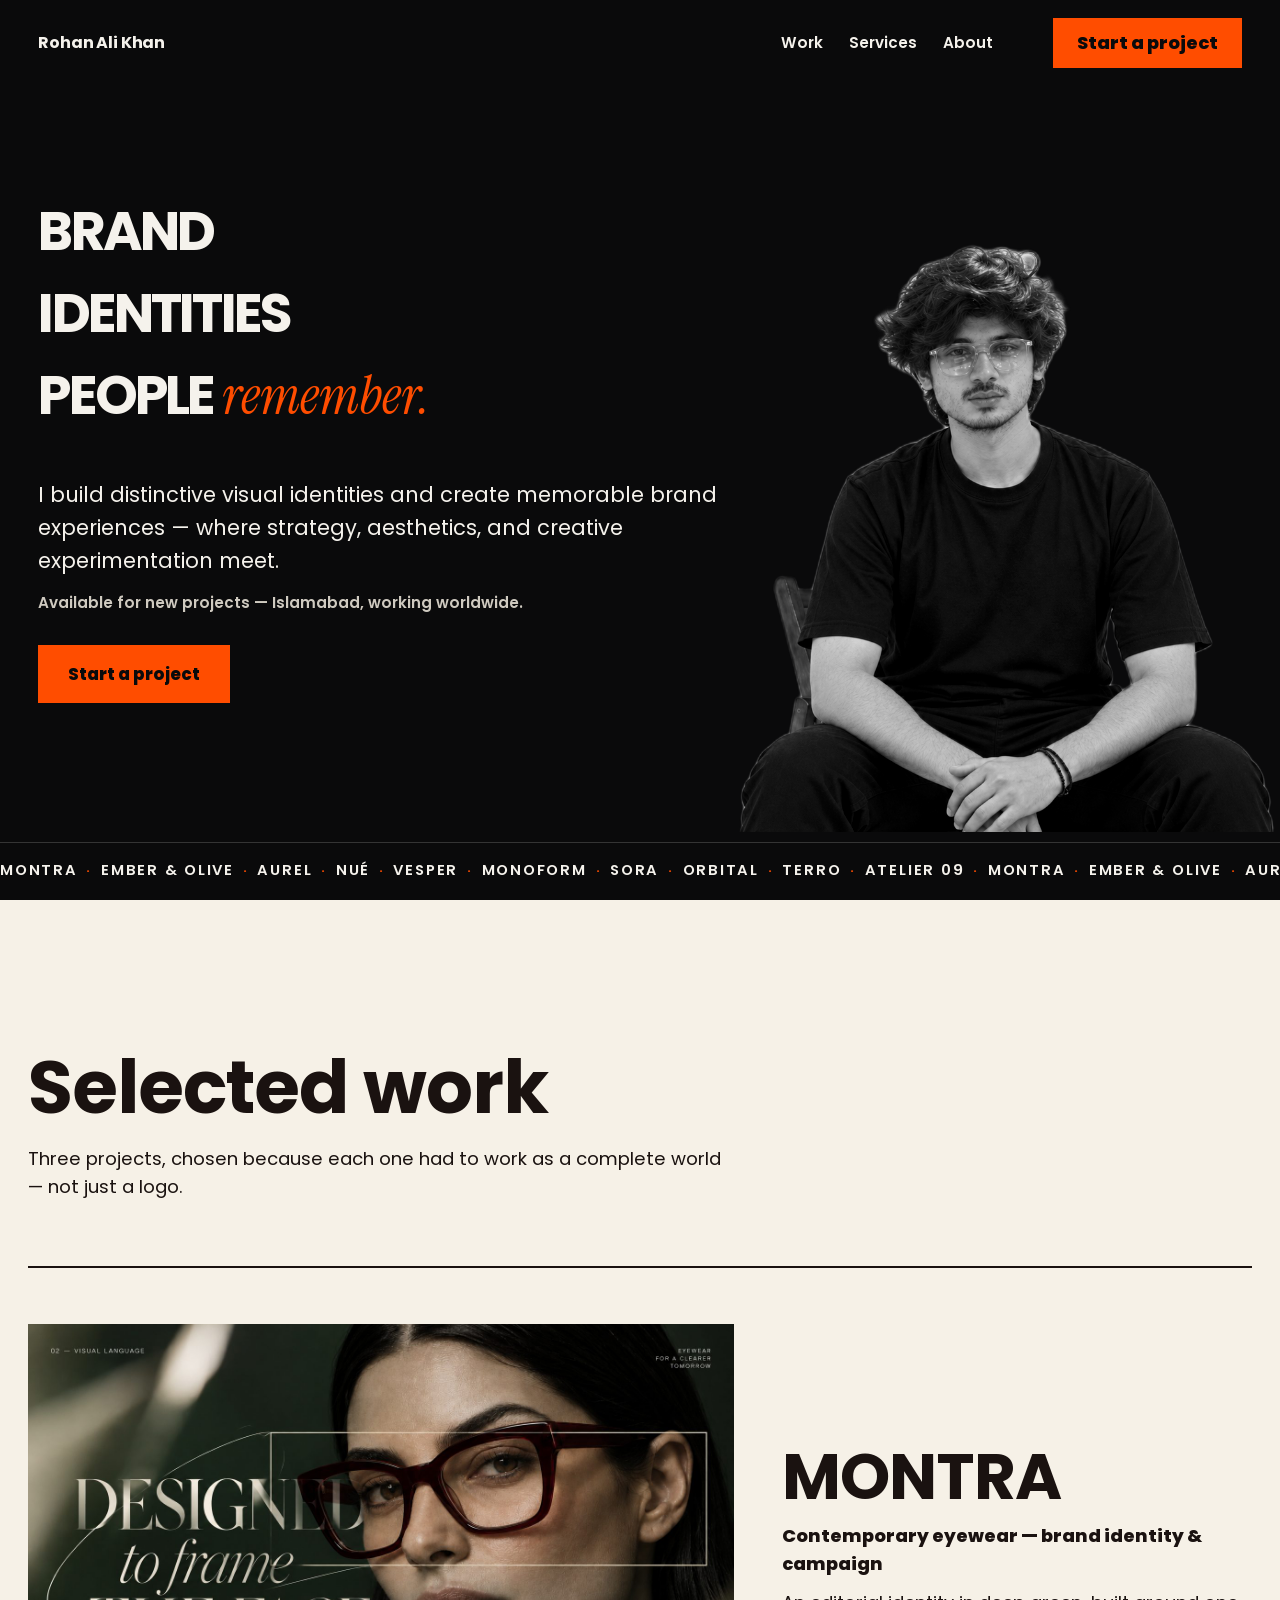
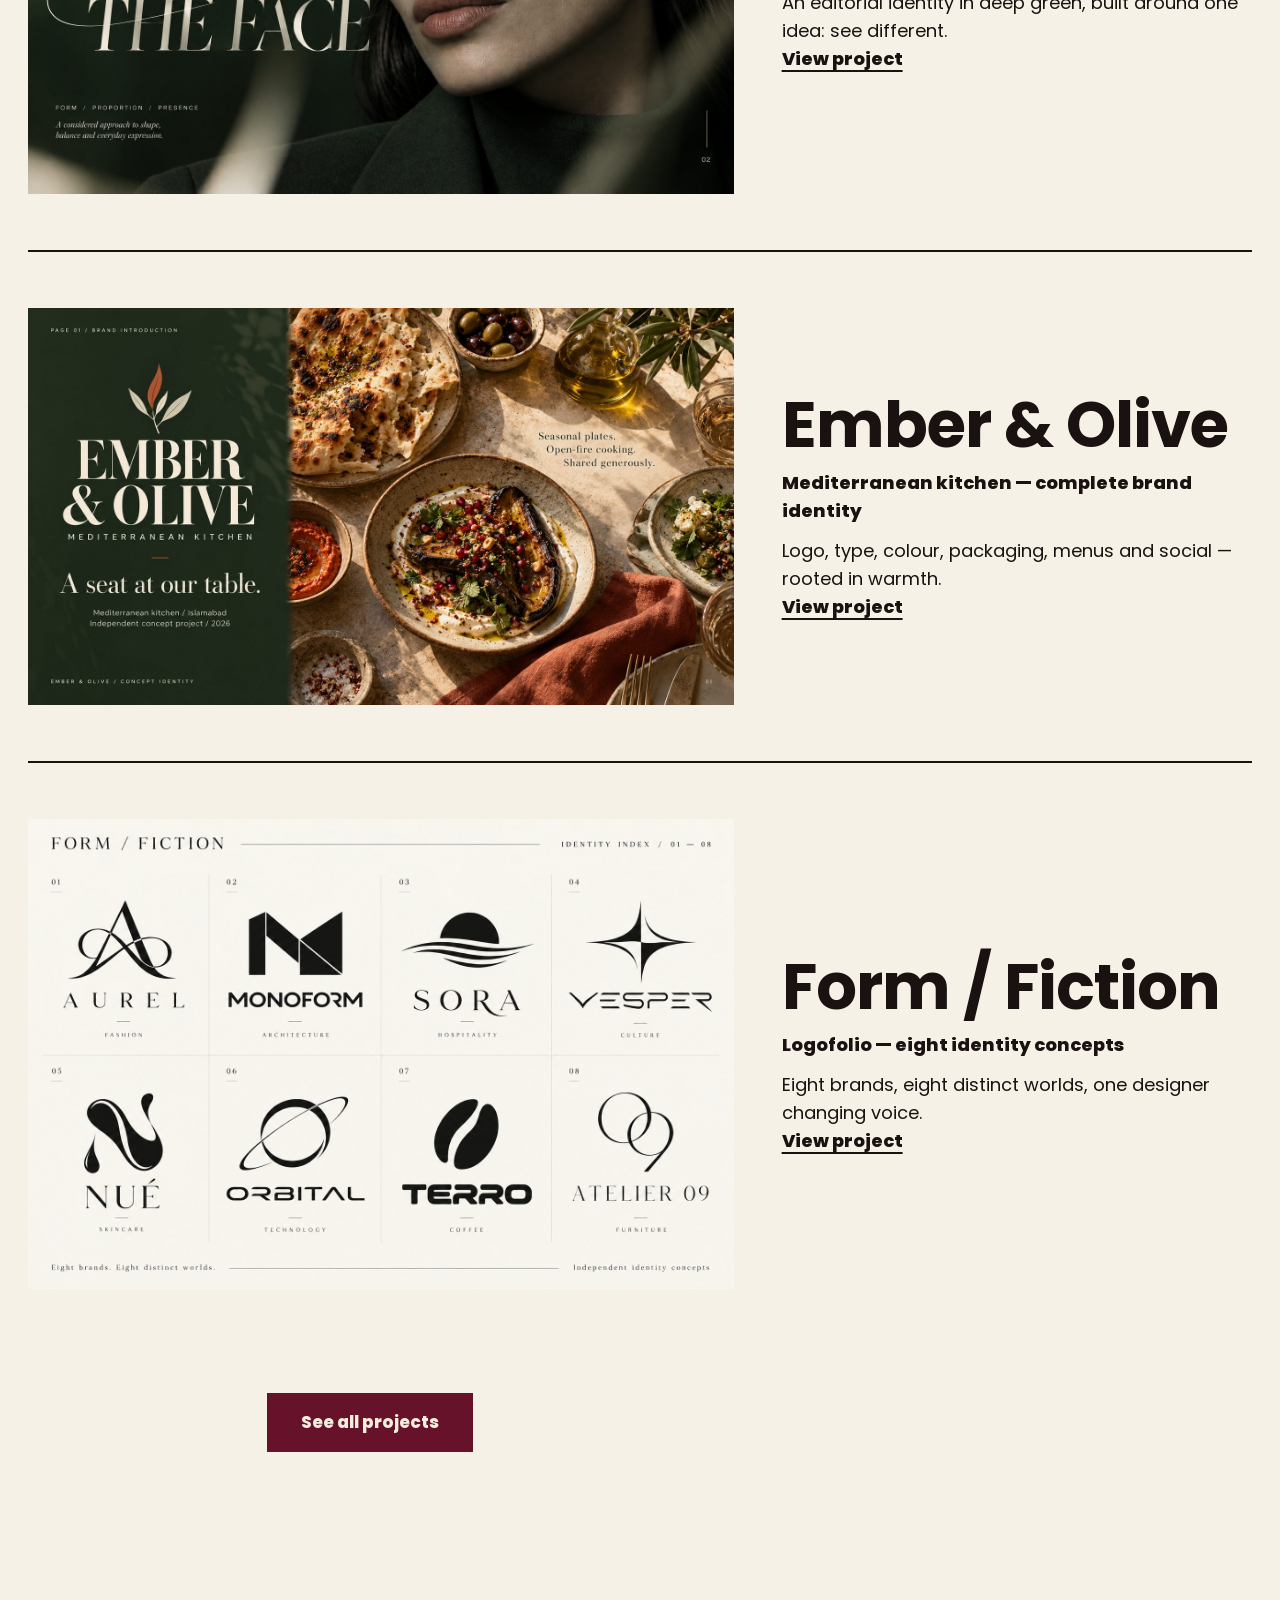
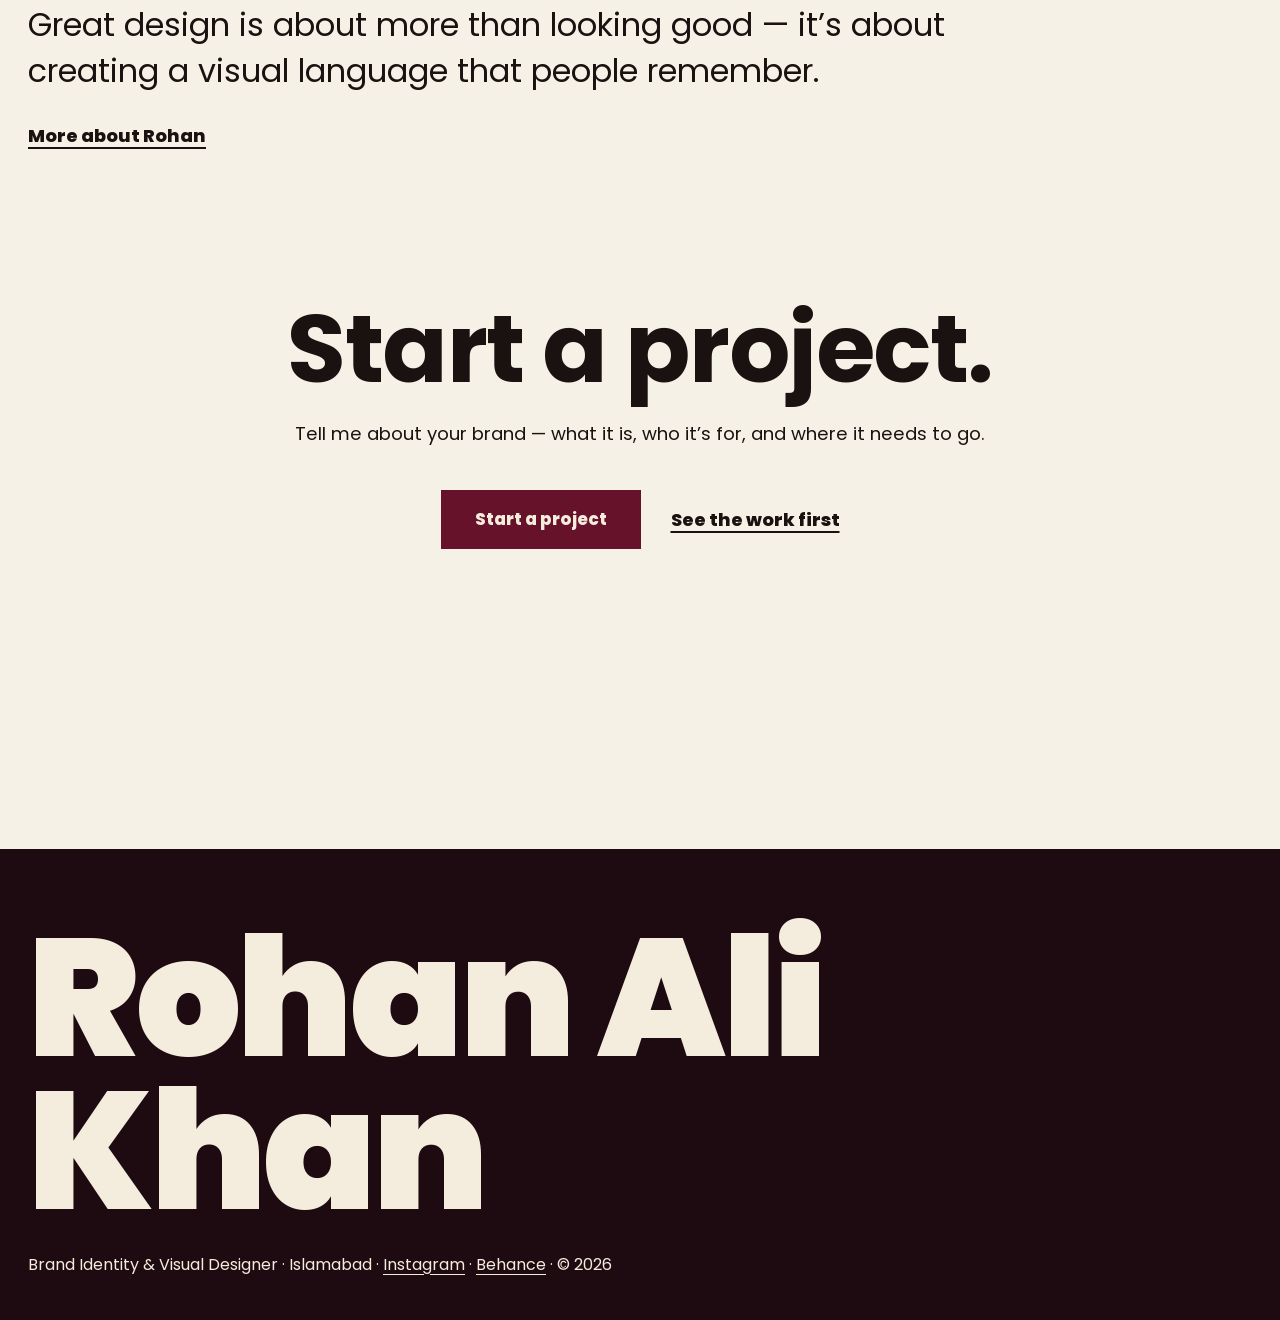
<file: index.html>
<!DOCTYPE html>
<html lang="en">
<head>
<meta charset="UTF-8">
<meta name="viewport" content="width=device-width, initial-scale=1.0">
<title>Rohan Ali Khan — Brand Identity &amp; Visual Designer</title>
<meta name="description" content="Rohan Ali Khan is a brand identity and visual designer in Islamabad. Brand identity, logo design, packaging and campaign visuals for brands people remember.">
<meta property="og:title" content="Rohan Ali Khan — Brand Identity & Visual Designer">
<meta property="og:description" content="Brand identities people remember. Work: MONTRA eyewear, Ember & Olive, Form / Fiction logofolio, ODDPOP, AFTERFORM.">
<meta property="og:type" content="website">
<script>document.documentElement.className += " js";</script>
<link rel="preconnect" href="https://fonts.googleapis.com">
<link rel="preconnect" href="https://fonts.gstatic.com" crossorigin>
<link href="https://fonts.googleapis.com/css2?family=Poppins:ital,wght@0,400;0,500;0,600;0,700;0,800;1,400;1,600&display=swap" rel="stylesheet">
<link href="https://fonts.googleapis.com/css2?family=Archivo+Black&family=Instrument+Serif:ital@0;1&display=swap" rel="stylesheet">
<link rel="stylesheet" href="assets/css/style.css">
<style>
/* Index hero rebuild — hero + header only. Overrides the shared stylesheet on this page;
   every section below the hero keeps its existing styles and content untouched. */
body { animation: none; }
.nav { background: #0A0A0B; color: #F5F2EC; position: absolute; top: 0; left: 0; right: 0; z-index: 50; padding: 18px clamp(16px, 3vw, 48px); }
.wordmark { font-size: 1rem; font-weight: 700; letter-spacing: -0.01em; }
.nav nav a { font-size: 0.95rem; }
.nav-cta { background: #FF4D00; color: #0A0A0B; margin-left: 28px; }
.nav-cta:hover { background: #E64400; color: #0A0A0B; }
.menu-btn { margin-left: 14px; }
.hero { background: #0A0A0B; color: #F5F2EC; min-height: 100svh; display: flex; flex-direction: column; padding: 0; position: relative; overflow: hidden; }
.hero-inner { max-width: none; width: 100%; margin: 0; flex: 1; display: flex; flex-direction: column; justify-content: center; padding: 108px clamp(16px, 3vw, 48px) 44px; position: relative; z-index: 2; }
.hero-headline { font-family: "Archivo Black", "Arial Black", sans-serif; font-weight: 400; text-transform: uppercase; font-size: clamp(3.5rem, 11vw, 10rem); line-height: 0.9; letter-spacing: -0.02em; color: #F5F2EC; margin: 0 0 30px; }
.hero-line { display: block; white-space: nowrap; animation: hero-rise 420ms cubic-bezier(0.22, 1, 0.36, 1) both; }
.hero-line:nth-child(2) { animation-delay: 75ms; }
.hero-line:nth-child(3) { animation-delay: 150ms; }
.hero-line em { font-family: "Instrument Serif", Georgia, serif; font-style: italic; font-weight: 400; text-transform: none; letter-spacing: 0; color: #FF4D00; }
@keyframes hero-rise { from { opacity: 0; transform: translateY(24px); } to { opacity: 1; transform: none; } }
.hero-lede { color: #F5F2EC; margin: 0 0 14px; max-width: 36em; }
.hero-status { font-size: 0.95rem; font-weight: 600; color: #CFCAC0; margin: 0 0 30px; max-width: none; }
.hero-actions { display: flex; flex-wrap: wrap; gap: 16px; }
.hero-cta { display: inline-block; background: #FF4D00; color: #0A0A0B; font-weight: 800; font-size: 1.05rem; text-decoration: none; padding: 16px 30px; min-height: 48px; }
.hero-cta:hover { background: #E64400; }
.hero-cta:focus-visible, .nav-cta:focus-visible { outline: 3px solid #F5F2EC; outline-offset: 3px; }
.hero-portrait { position: absolute; right: clamp(0px, 2vw, 32px); bottom: 68px; height: min(78svh, 760px); width: auto; z-index: 1; animation: none; }
.hero-portrait img { height: 100%; width: auto; max-width: none; background: none; filter: grayscale(1) contrast(1.05); animation: none; }
.hero-portrait:hover img { filter: none; }
.hero-marquee { border-top: 1px solid rgba(245, 242, 236, 0.18); border-bottom: none; padding: 16px 0 18px; position: relative; z-index: 2; background: #0A0A0B; }
.hero-marquee .marquee-track { font-weight: 600; font-size: 0.92rem; letter-spacing: 0.12em; text-transform: uppercase; animation: hero-marquee 60s linear infinite; }
@keyframes hero-marquee { from { transform: translateX(0); } to { transform: translateX(-50%); } }
.hero-marquee .sep { color: #FF4D00; padding: 0 0.6em; }
@media (max-width: 860px) {
  .nav nav { margin-left: 0; }
  .nav-cta { margin-left: auto; }
  .hero-inner { padding-top: 96px; justify-content: flex-start; }
  .hero-portrait { position: static; height: auto; width: min(420px, 88vw); margin: 32px auto 0; }
  .hero-portrait img { height: auto; width: 100%; max-width: 100%; }
}
@media (max-width: 520px) {
  .hero-headline { font-size: clamp(2.4rem, 11vw, 3.5rem); }
  .hero-cta { width: 100%; text-align: center; padding: 18px 30px; }
}
@media (prefers-reduced-motion: reduce) {
  .hero-line, .hero-marquee .marquee-track { animation: none; }
}
</style>
</head>
<body>
<a class="skip" href="#work">Skip to work</a>

<header class="nav">
  <a class="wordmark" href="index.html">Rohan Ali Khan</a>
  <nav id="navlinks" aria-label="Sections">
    <a href="work.html">Work</a>
    <a href="about.html#services">Services</a>
    <a href="about.html">About</a>
  </nav>
  <a class="nav-cta" href="contact.html">Start a project</a>
  <button class="menu-btn" aria-expanded="false" aria-controls="navlinks">Menu</button>
</header>

<main>
  <section class="hero">
    <div class="hero-inner">
      <h1 class="hero-headline"><span class="hero-line">Brand</span><span class="hero-line">identities</span><span class="hero-line">people <em>remember.</em></span></h1>
      <p class="lede hero-lede">I build distinctive visual identities and create memorable brand experiences — where strategy, aesthetics, and creative experimentation meet.</p>
      <p class="hero-status">Available for new projects — Islamabad, working worldwide.</p>
      <div class="hero-actions">
        <a class="hero-cta" href="#contact">Start a project</a>
      </div>
    </div>
    <figure class="hero-portrait">
      <img src="assets/img/rohan-portrait.png" alt="Rohan Ali Khan — brand identity and visual designer" width="854" height="1100" fetchpriority="high">
    </figure>
    <div class="marquee hero-marquee" aria-label="Brands designed: MONTRA, Ember and Olive, Aurel, Nué, Vesper, Monoform, Sora, Orbital, Terro, Atelier 09">
      <div class="marquee-track">
        <span>MONTRA<span class="sep" aria-hidden="true">·</span>EMBER &amp; OLIVE<span class="sep" aria-hidden="true">·</span>AUREL<span class="sep" aria-hidden="true">·</span>NU&Eacute;<span class="sep" aria-hidden="true">·</span>VESPER<span class="sep" aria-hidden="true">·</span>MONOFORM<span class="sep" aria-hidden="true">·</span>SORA<span class="sep" aria-hidden="true">·</span>ORBITAL<span class="sep" aria-hidden="true">·</span>TERRO<span class="sep" aria-hidden="true">·</span>ATELIER 09<span class="sep" aria-hidden="true">·</span></span>
        <span aria-hidden="true">MONTRA<span class="sep" aria-hidden="true">·</span>EMBER &amp; OLIVE<span class="sep" aria-hidden="true">·</span>AUREL<span class="sep" aria-hidden="true">·</span>NU&Eacute;<span class="sep" aria-hidden="true">·</span>VESPER<span class="sep" aria-hidden="true">·</span>MONOFORM<span class="sep" aria-hidden="true">·</span>SORA<span class="sep" aria-hidden="true">·</span>ORBITAL<span class="sep" aria-hidden="true">·</span>TERRO<span class="sep" aria-hidden="true">·</span>ATELIER 09<span class="sep" aria-hidden="true">·</span></span>
      </div>
    </div>
  </section>

  <section id="work">
    <div class="wrap">
      <div class="section-head reveal">
        <h2>Selected work</h2>
        <p>Three projects, chosen because each one had to work as a complete world — not just a logo.</p>
      </div>

      <a class="teaser reveal" href="montra.html">
        <img src="assets/img/montra-editorial.jpg" alt="MONTRA editorial — designed to frame the face" width="1536" height="1024" loading="lazy" decoding="async">
        <div>
          <h3>MONTRA</h3>
          <p class="scope">Contemporary eyewear — brand identity &amp; campaign</p>
          <p>An editorial identity in deep green, built around one idea: see different.</p>
          <p class="go">View project</p>
        </div>
      </a>

      <a class="teaser reveal" href="ember-olive.html">
        <img src="assets/img/ember-intro.jpg" alt="Ember and Olive brand introduction — logo beside Mediterranean dishes" width="1600" height="900" loading="lazy" decoding="async">
        <div>
          <h3>Ember &amp; Olive</h3>
          <p class="scope">Mediterranean kitchen — complete brand identity</p>
          <p>Logo, type, colour, packaging, menus and social — rooted in warmth.</p>
          <p class="go">View project</p>
        </div>
      </a>

      <a class="teaser reveal" href="form-fiction.html">
        <img src="assets/img/form-index.jpg" alt="Form / Fiction identity index — eight logo concepts" width="1536" height="1024" loading="lazy" decoding="async">
        <div>
          <h3>Form / Fiction</h3>
          <p class="scope">Logofolio — eight identity concepts</p>
          <p>Eight brands, eight distinct worlds, one designer changing voice.</p>
          <p class="go">View project</p>
        </div>
      </a>

      <p class="reveal" style="margin-top:48px; text-align:center"><a class="btn" href="work.html">See all projects</a></p>
    </div>
  </section>

  <section>
    <div class="wrap reveal">
      <p class="about-copy">Great design is about more than looking good — it&rsquo;s about creating a visual language that people remember.</p>
      <p style="margin-top:28px"><a class="text-link" href="about.html">More about Rohan</a></p>
    </div>
  </section>

  <section class="contact" id="contact">
    <div class="wrap reveal">
      <h2>Start a project.</h2>
      <p>Tell me about your brand — what it is, who it&rsquo;s for, and where it needs to go.</p>
      <div class="contact-actions">
        <a class="btn" href="contact.html">Start a project</a>
        <a class="text-link" href="work.html">See the work first</a>
      </div>
    </div>
  </section>
</main>

<footer class="footer">
  <p class="footer-name">Rohan Ali Khan</p>
  <p class="footer-small">Brand Identity &amp; Visual Designer · Islamabad · <a href="https://www.instagram.com/rohaan_alie/" target="_blank" rel="noopener">Instagram</a> · <a href="https://www.behance.net/rohanalikhan2" target="_blank" rel="noopener">Behance</a> · &copy; 2026</p>
</footer>

<script src="assets/js/main.js" defer></script>
</body>
</html>
</file>
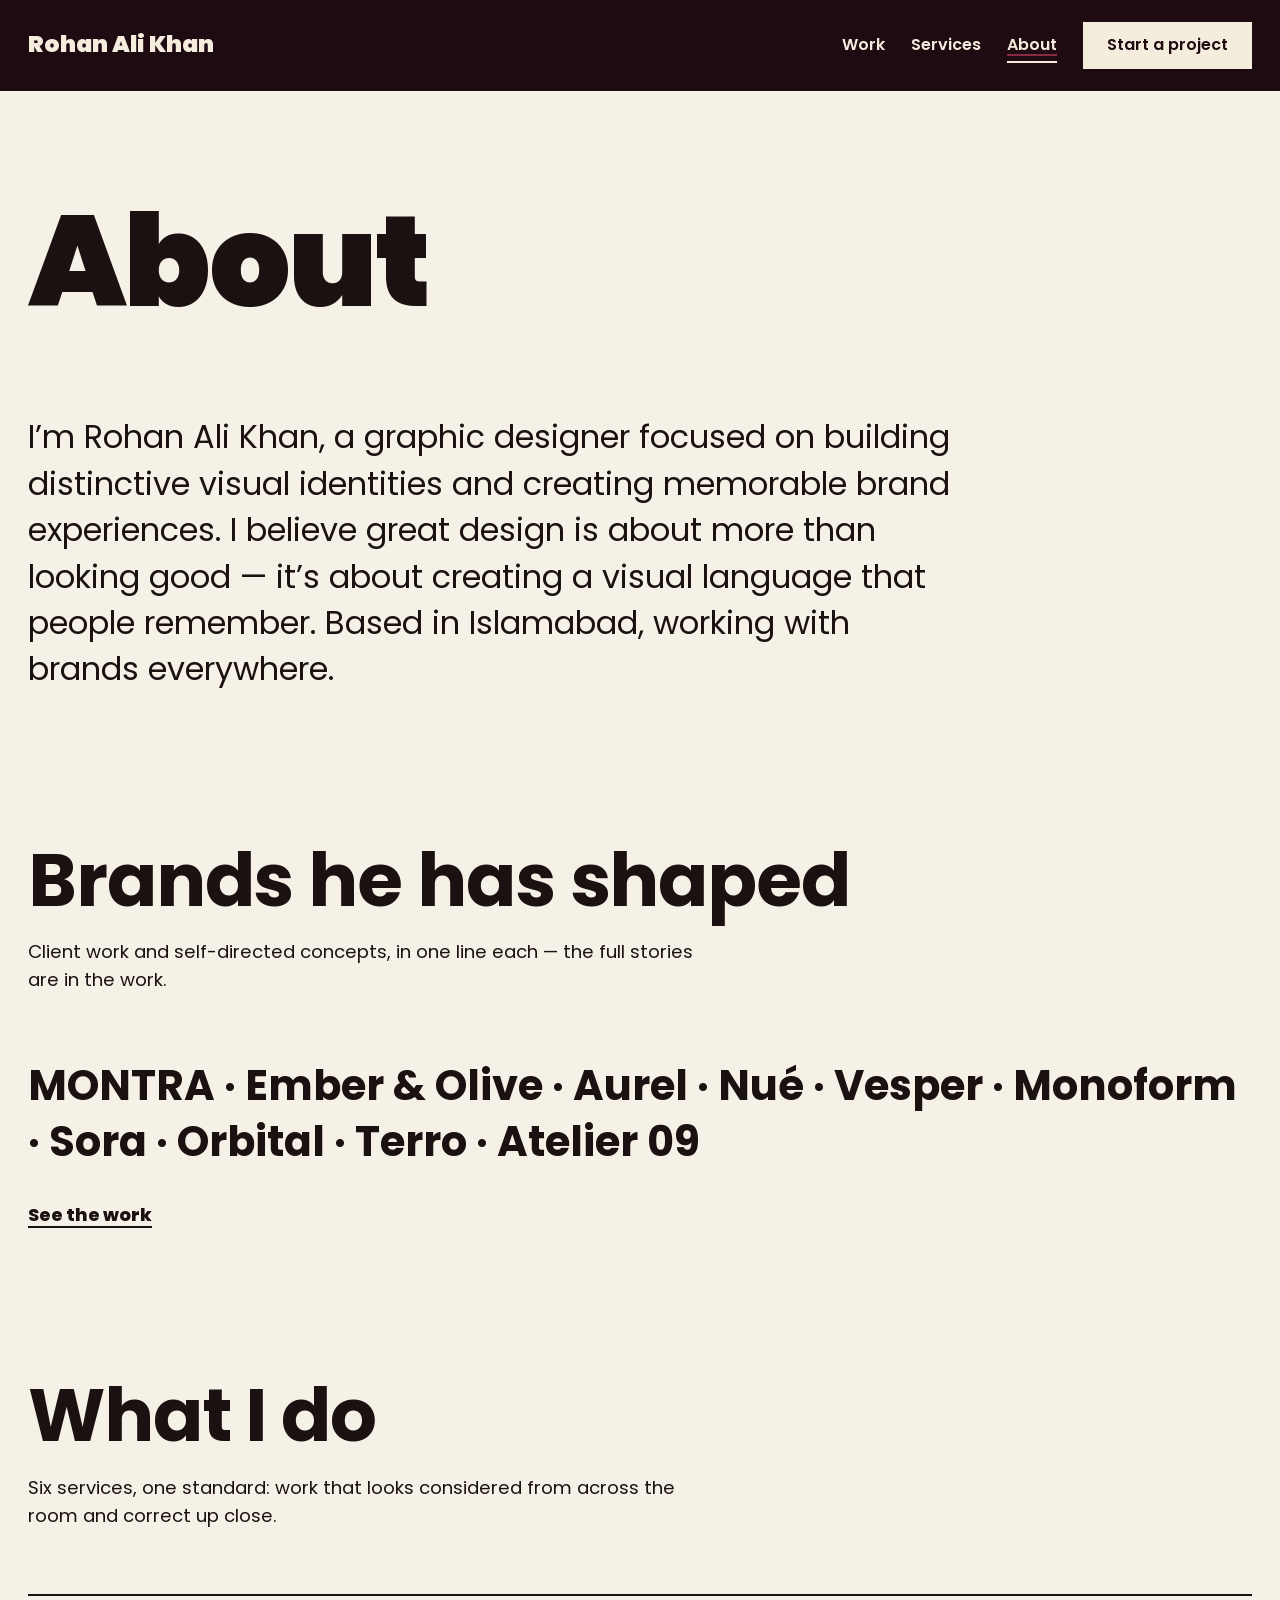
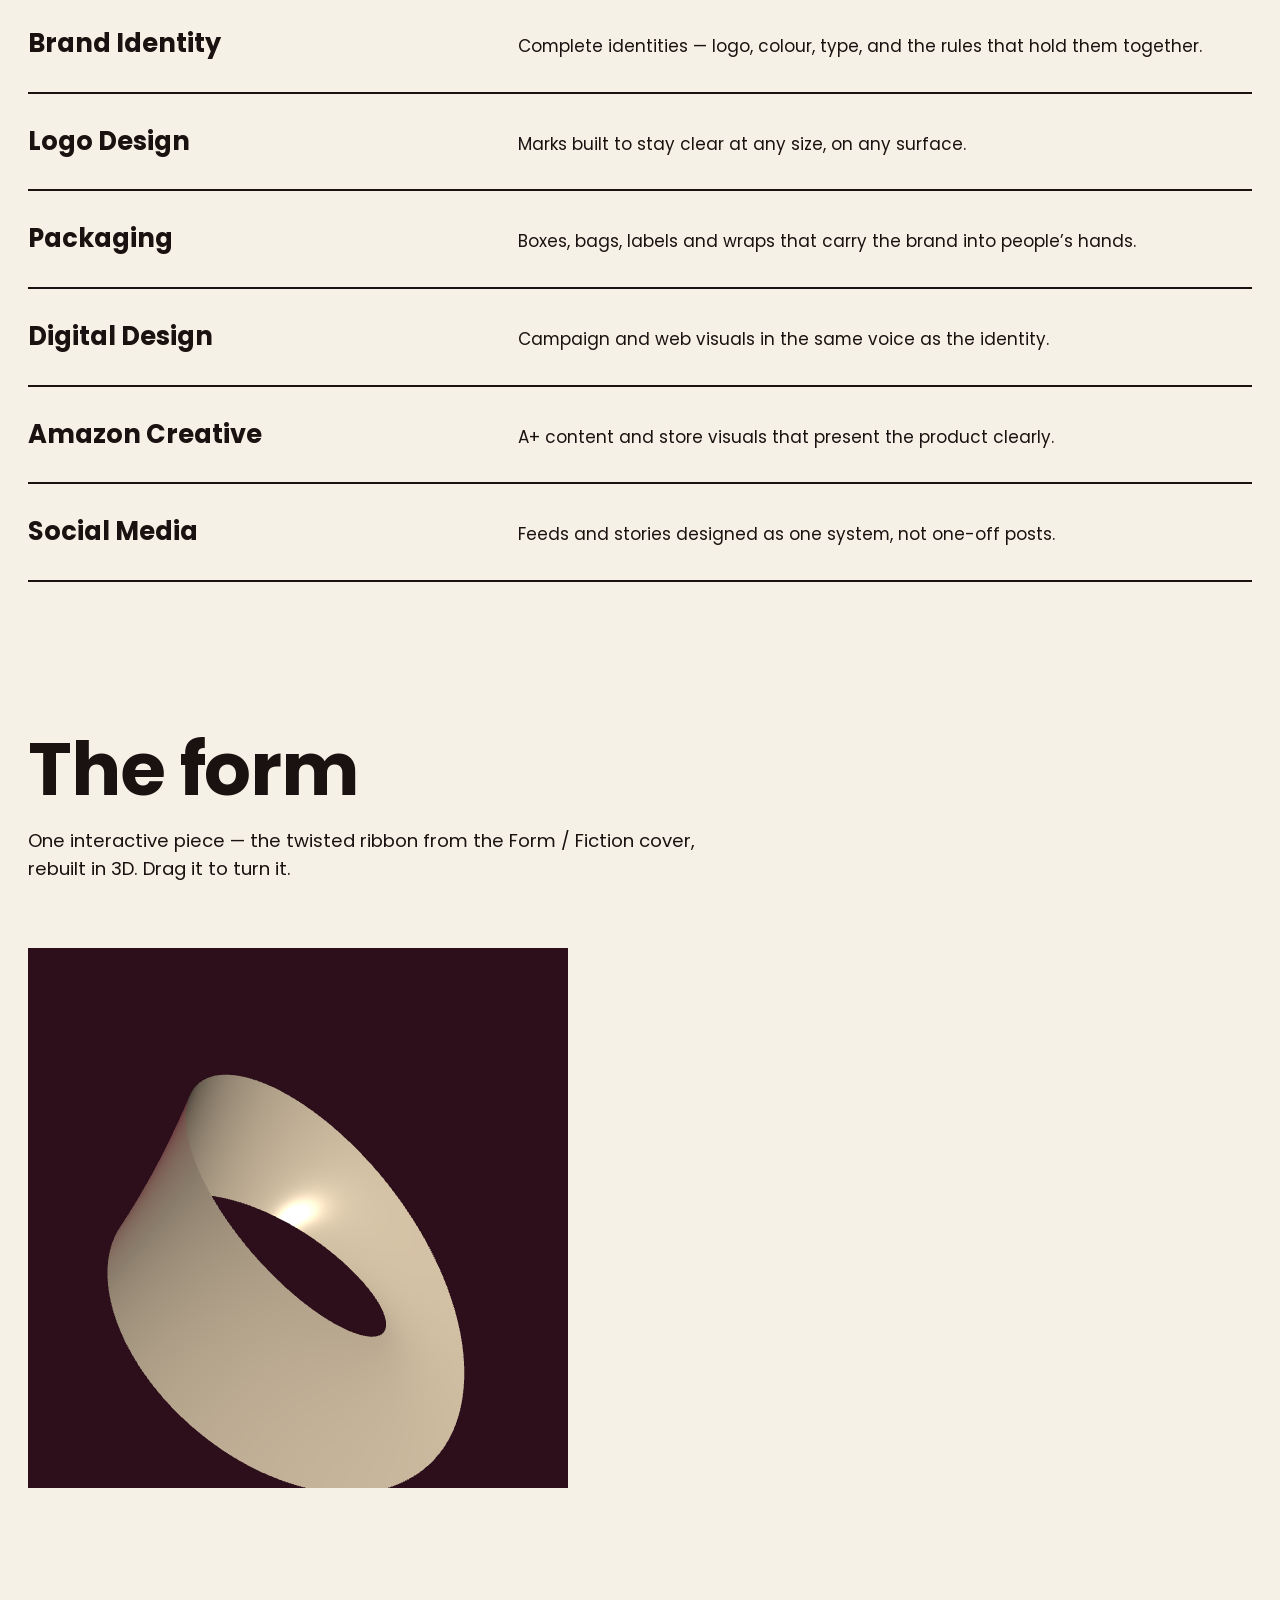
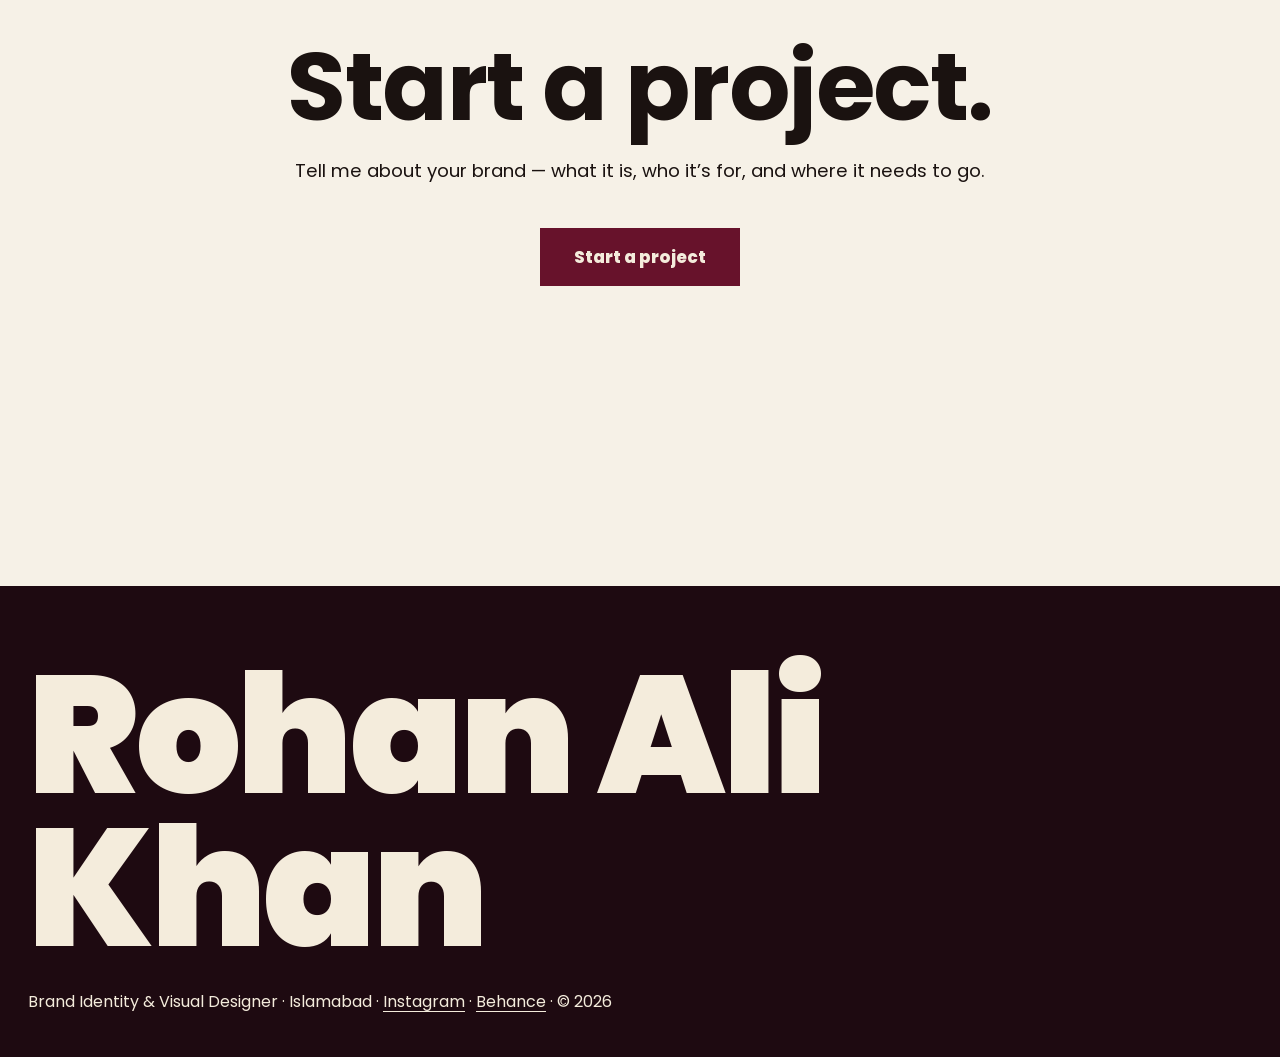
<file: about.html>
<!DOCTYPE html>
<html lang="en">
<head>
<meta charset="UTF-8">
<meta name="viewport" content="width=device-width, initial-scale=1.0">
<title>About — Rohan Ali Khan</title>
<meta name="description" content="About Rohan Ali Khan — graphic designer in Islamabad focused on distinctive visual identities and memorable brand experiences. Services: brand identity, logo design, packaging, digital design, Amazon creative, social media.">
<meta property="og:title" content="About — Rohan Ali Khan">
<meta property="og:type" content="website">
<script>document.documentElement.className += " js";</script>
<link rel="preconnect" href="https://fonts.googleapis.com">
<link rel="preconnect" href="https://fonts.gstatic.com" crossorigin>
<link href="https://fonts.googleapis.com/css2?family=Poppins:ital,wght@0,400;0,500;0,600;0,700;0,800;1,400;1,600&display=swap" rel="stylesheet">
<link rel="stylesheet" href="assets/css/style.css">
</head>
<body>
<a class="skip" href="#about">Skip to about</a>

<header class="nav">
  <a class="wordmark" href="index.html">Rohan Ali Khan</a>
  <button class="menu-btn" aria-expanded="false" aria-controls="navlinks">Menu</button>
  <nav id="navlinks" aria-label="Sections">
    <a href="work.html">Work</a>
    <a href="about.html#services">Services</a>
    <a href="about.html" aria-current="page">About</a>
    <a class="nav-cta" href="contact.html">Start a project</a>
  </nav>
</header>

<main>
  <div class="page-hero">
    <div class="wrap">
      <h1>About</h1>
    </div>
  </div>

  <section id="about" style="padding-top:70px">
    <div class="wrap reveal">
      <p class="about-copy">I&rsquo;m Rohan Ali Khan, a graphic designer focused on building distinctive visual identities and creating memorable brand experiences. I believe great design is about more than looking good — it&rsquo;s about creating a visual language that people remember. Based in Islamabad, working with brands everywhere.</p>
    </div>
  </section>

  <section>
    <div class="wrap reveal">
      <div class="section-head">
        <h2>Brands he has shaped</h2>
        <p>Client work and self-directed concepts, in one line each — the full stories are in the work.</p>
      </div>
      <p class="brand-names">MONTRA · Ember &amp; Olive · Aurel · Nu&eacute; · Vesper · Monoform · Sora · Orbital · Terro · Atelier 09</p>
      <p style="margin-top:30px"><a class="text-link" href="work.html">See the work</a></p>
    </div>
  </section>

  <section id="services">
    <div class="wrap">
      <div class="section-head reveal">
        <h2>What I do</h2>
        <p>Six services, one standard: work that looks considered from across the room and correct up close.</p>
      </div>
      <dl class="service-list reveal">
        <div class="service-row"><dt>Brand Identity</dt><dd>Complete identities — logo, colour, type, and the rules that hold them together.</dd></div>
        <div class="service-row"><dt>Logo Design</dt><dd>Marks built to stay clear at any size, on any surface.</dd></div>
        <div class="service-row"><dt>Packaging</dt><dd>Boxes, bags, labels and wraps that carry the brand into people&rsquo;s hands.</dd></div>
        <div class="service-row"><dt>Digital Design</dt><dd>Campaign and web visuals in the same voice as the identity.</dd></div>
        <div class="service-row"><dt>Amazon Creative</dt><dd>A+ content and store visuals that present the product clearly.</dd></div>
        <div class="service-row"><dt>Social Media</dt><dd>Feeds and stories designed as one system, not one-off posts.</dd></div>
      </dl>
    </div>
  </section>

  <section>
    <div class="wrap reveal">
      <div class="section-head">
        <h2>The form</h2>
        <p>One interactive piece — the twisted ribbon from the Form / Fiction cover, rebuilt in 3D. Drag it to turn it.</p>
      </div>
      <div class="stage">
        <img class="poster" src="assets/img/form-cover.jpg" alt="Form / Fiction logofolio cover — a black ribbon sculpture" width="1536" height="1024" loading="lazy" decoding="async">
        <span class="hint">Drag to turn</span>
      </div>
    </div>
  </section>

  <section class="contact">
    <div class="wrap reveal">
      <h2>Start a project.</h2>
      <p>Tell me about your brand — what it is, who it&rsquo;s for, and where it needs to go.</p>
      <div class="contact-actions">
        <a class="btn" href="contact.html">Start a project</a>
      </div>
    </div>
  </section>
</main>

<footer class="footer">
  <p class="footer-name">Rohan Ali Khan</p>
  <p class="footer-small">Brand Identity &amp; Visual Designer · Islamabad · <a href="https://www.instagram.com/rohaan_alie/" target="_blank" rel="noopener">Instagram</a> · <a href="https://www.behance.net/rohanalikhan2" target="_blank" rel="noopener">Behance</a> · &copy; 2026</p>
</footer>

<script src="assets/js/main.js" defer></script>
<script type="module" src="assets/js/three-form.js"></script>
</body>
</html>
</file>
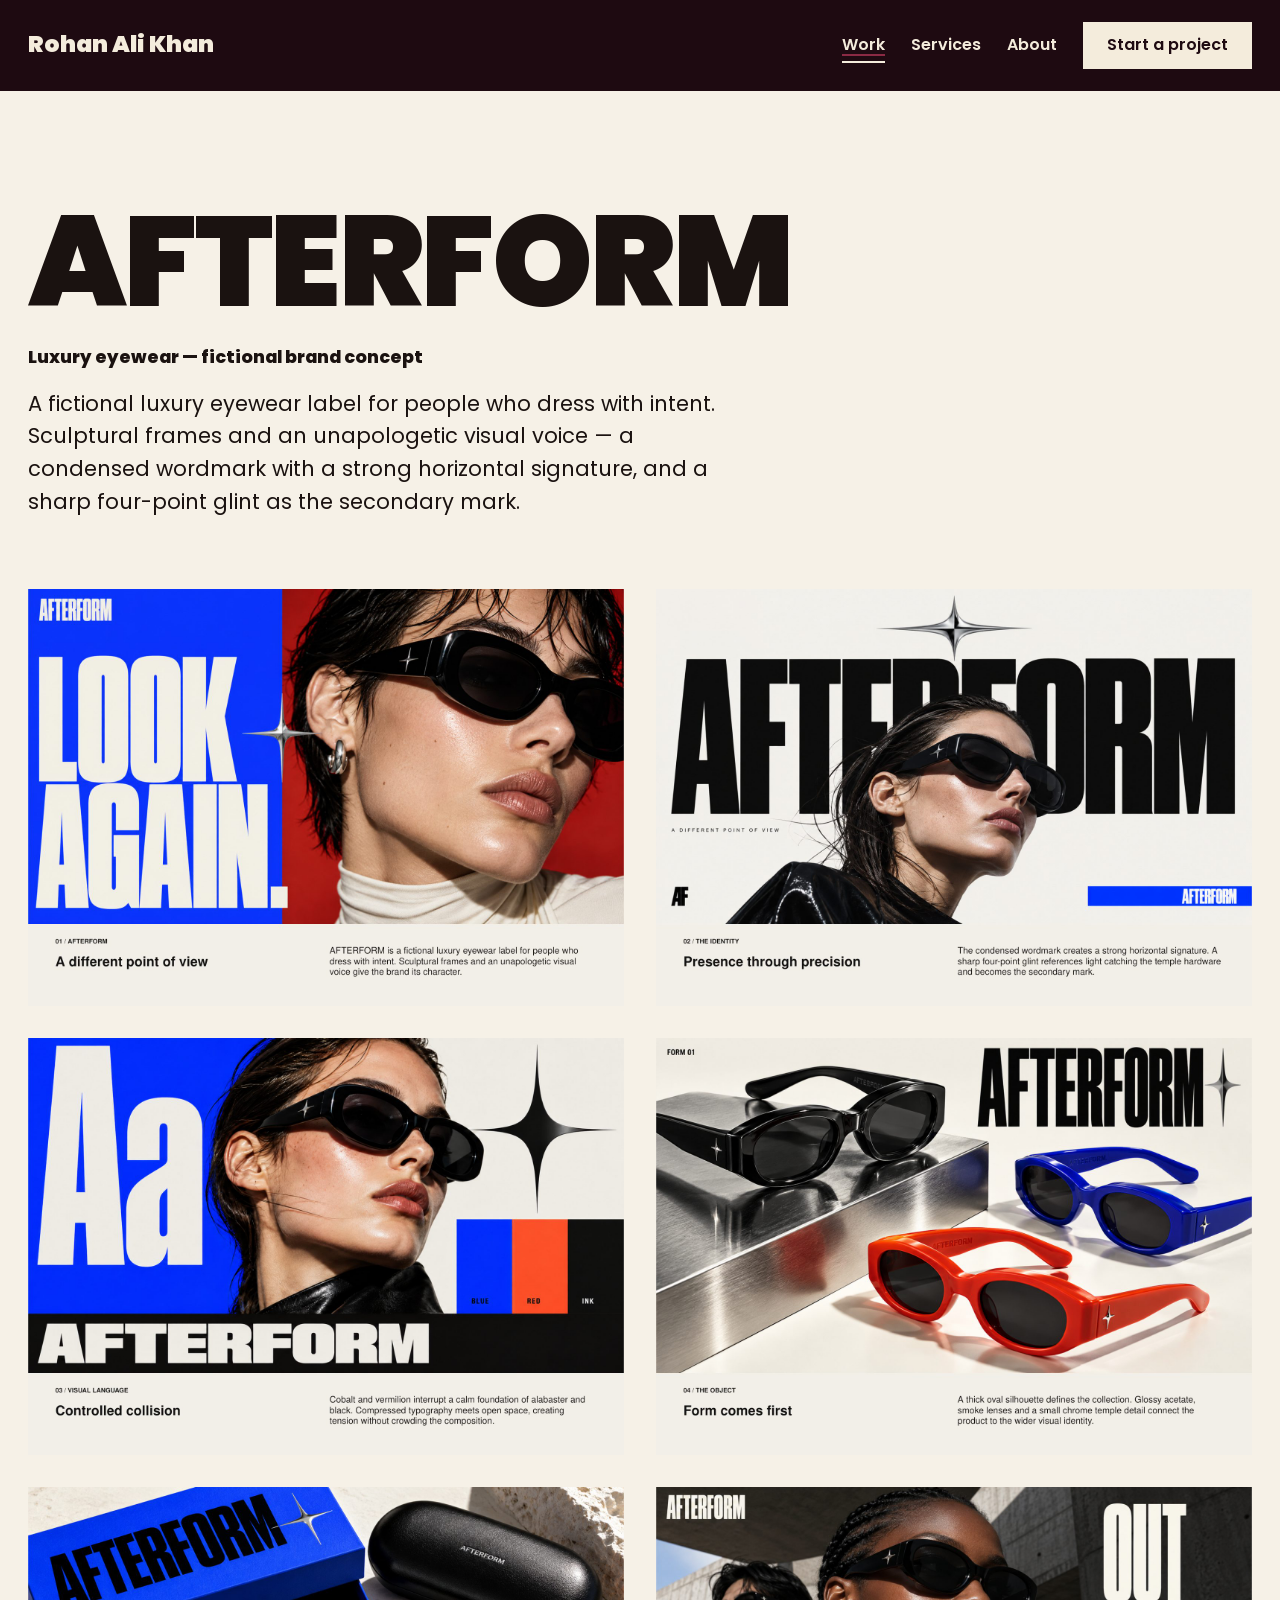
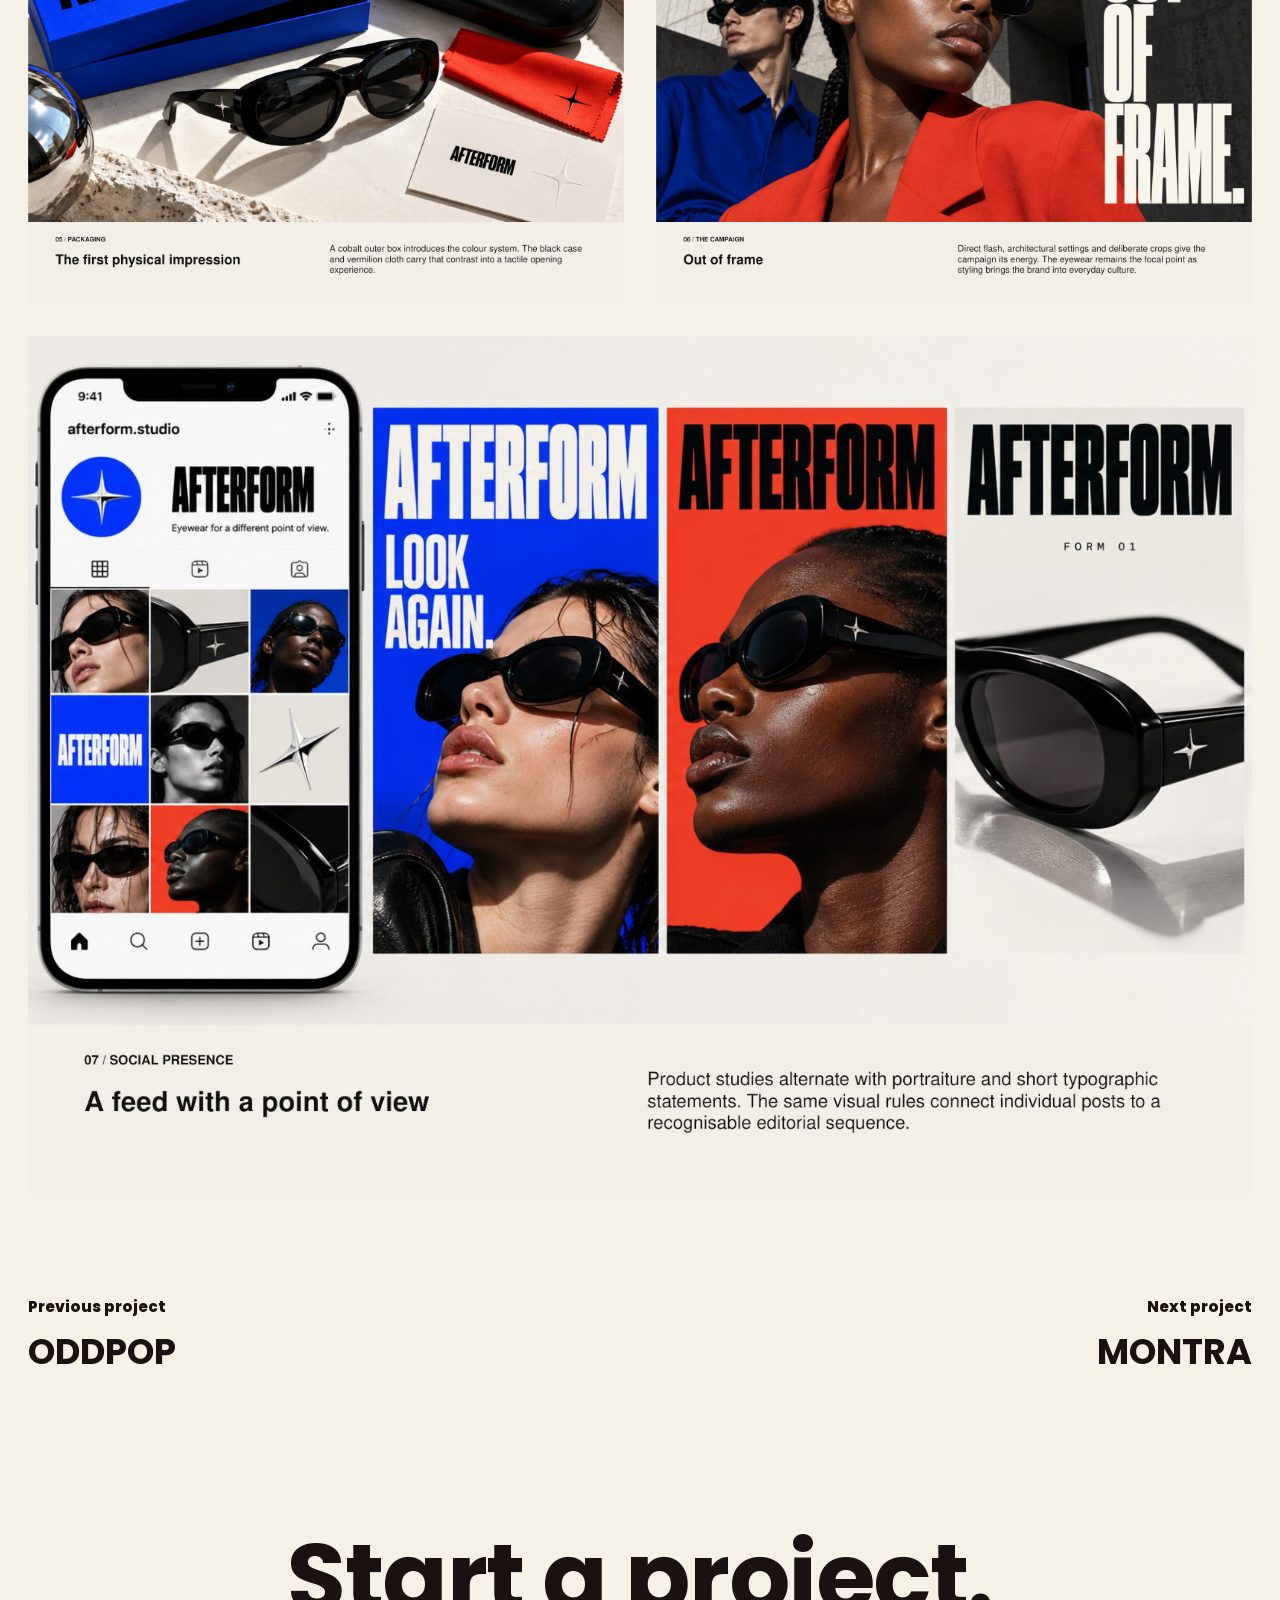
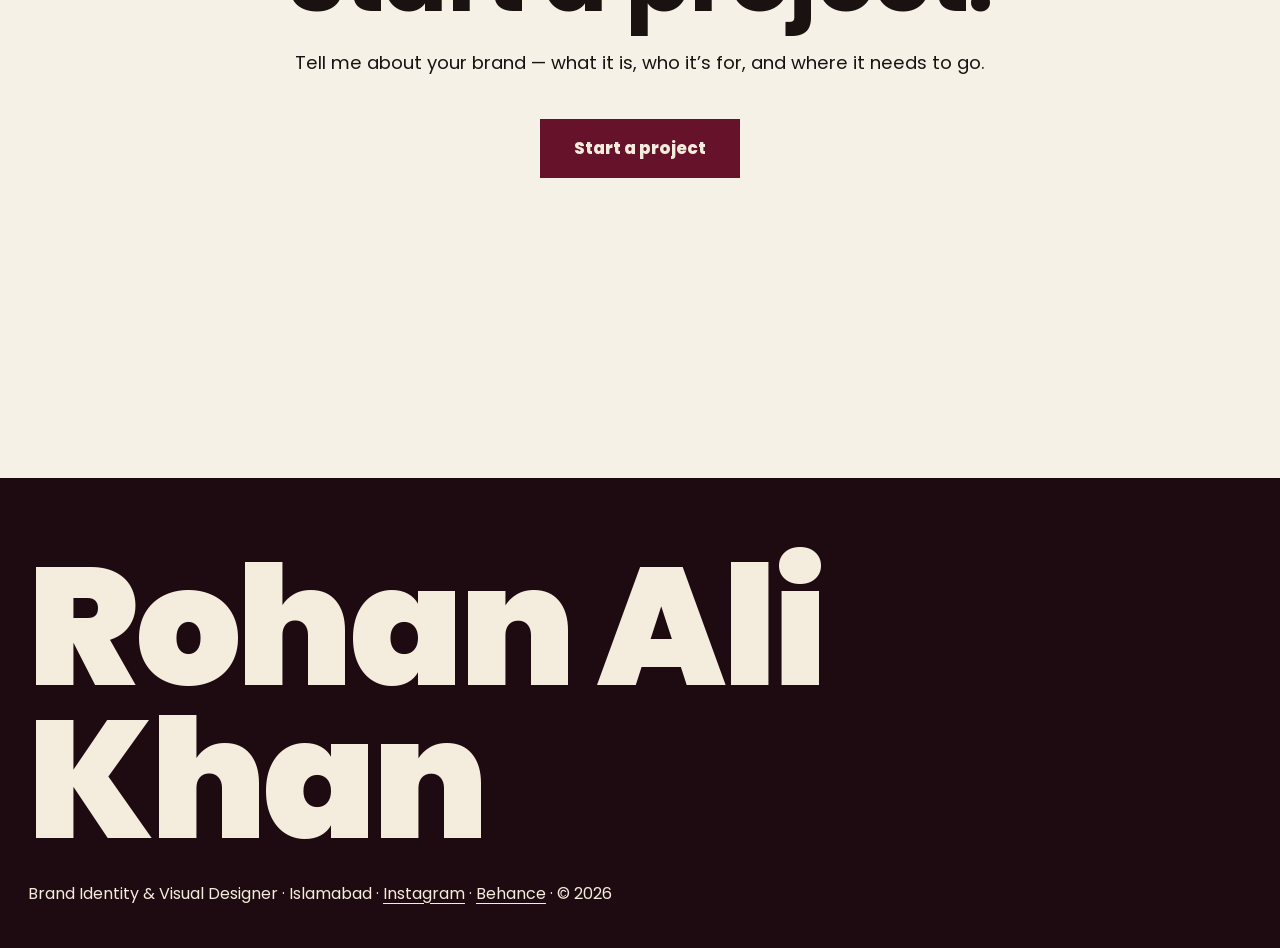
<file: afterform.html>
<!DOCTYPE html>
<html lang="en">
<head>
<meta charset="UTF-8">
<meta name="viewport" content="width=device-width, initial-scale=1.0">
<title>AFTERFORM — Rohan Ali Khan</title>
<meta name="description" content="AFTERFORM — a fictional luxury eyewear brand identity by Rohan Ali Khan. Condensed wordmark, sharp four-point glint, sculptural frames, unapologetic visual voice.">
<meta property="og:title" content="AFTERFORM — Rohan Ali Khan">
<meta property="og:type" content="website">
<script>document.documentElement.className += " js";</script>
<link rel="preconnect" href="https://fonts.googleapis.com">
<link rel="preconnect" href="https://fonts.gstatic.com" crossorigin>
<link href="https://fonts.googleapis.com/css2?family=Poppins:ital,wght@0,400;0,500;0,600;0,700;0,800;1,400;1,600&display=swap" rel="stylesheet">
<link rel="stylesheet" href="assets/css/style.css">
</head>
<body>
<a class="skip" href="#gallery">Skip to gallery</a>

<header class="nav">
  <a class="wordmark" href="index.html">Rohan Ali Khan</a>
  <button class="menu-btn" aria-expanded="false" aria-controls="navlinks">Menu</button>
  <nav id="navlinks" aria-label="Sections">
    <a href="work.html" aria-current="page">Work</a>
    <a href="about.html#services">Services</a>
    <a href="about.html">About</a>
    <a class="nav-cta" href="contact.html">Start a project</a>
  </nav>
</header>

<main>
  <div class="page-hero">
    <div class="wrap">
      <h1>AFTERFORM</h1>
      <p class="scope">Luxury eyewear — fictional brand concept</p>
      <p class="lede">A fictional luxury eyewear label for people who dress with intent. Sculptural frames and an unapologetic visual voice — a condensed wordmark with a strong horizontal signature, and a sharp four-point glint as the secondary mark.</p>
    </div>
  </div>

  <section class="gallery" id="gallery">
    <div class="wrap">
      <div class="row reveal">
        <img src="assets/img/afterform-01.jpg" alt="AFTERFORM — Look Again campaign, model in sculptural black sunglasses" width="1600" height="1120" loading="lazy" decoding="async">
        <img src="assets/img/afterform-02.jpg" alt="AFTERFORM identity — condensed wordmark, presence through precision" width="1600" height="1120" loading="lazy" decoding="async">
      </div>
      <div class="row reveal">
        <img src="assets/img/afterform-03.jpg" alt="AFTERFORM identity board 3" width="1600" height="1120" loading="lazy" decoding="async">
        <img src="assets/img/afterform-04.jpg" alt="AFTERFORM identity board 4" width="1600" height="1120" loading="lazy" decoding="async">
      </div>
      <div class="row reveal">
        <img src="assets/img/afterform-05.jpg" alt="AFTERFORM identity board 5" width="1600" height="1120" loading="lazy" decoding="async">
        <img src="assets/img/afterform-06.jpg" alt="AFTERFORM identity board 6" width="1600" height="1120" loading="lazy" decoding="async">
      </div>
      <div class="row row-full reveal">
        <img src="assets/img/afterform-07.jpg" alt="AFTERFORM identity board 7" width="1600" height="1120" loading="lazy" decoding="async">
      </div>

      <nav class="prev-next" aria-label="More projects">
        <a href="oddpop.html"><span class="dir">Previous project</span>ODDPOP</a>
        <a href="montra.html" style="text-align:right"><span class="dir">Next project</span>MONTRA</a>
      </nav>
    </div>
  </section>

  <section class="contact">
    <div class="wrap reveal">
      <h2>Start a project.</h2>
      <p>Tell me about your brand — what it is, who it&rsquo;s for, and where it needs to go.</p>
      <div class="contact-actions">
        <a class="btn" href="contact.html">Start a project</a>
      </div>
    </div>
  </section>
</main>

<footer class="footer">
  <p class="footer-name">Rohan Ali Khan</p>
  <p class="footer-small">Brand Identity &amp; Visual Designer · Islamabad · <a href="https://www.instagram.com/rohaan_alie/" target="_blank" rel="noopener">Instagram</a> · <a href="https://www.behance.net/rohanalikhan2" target="_blank" rel="noopener">Behance</a> · &copy; 2026</p>
</footer>

<script src="assets/js/main.js" defer></script>
</body>
</html>
</file>
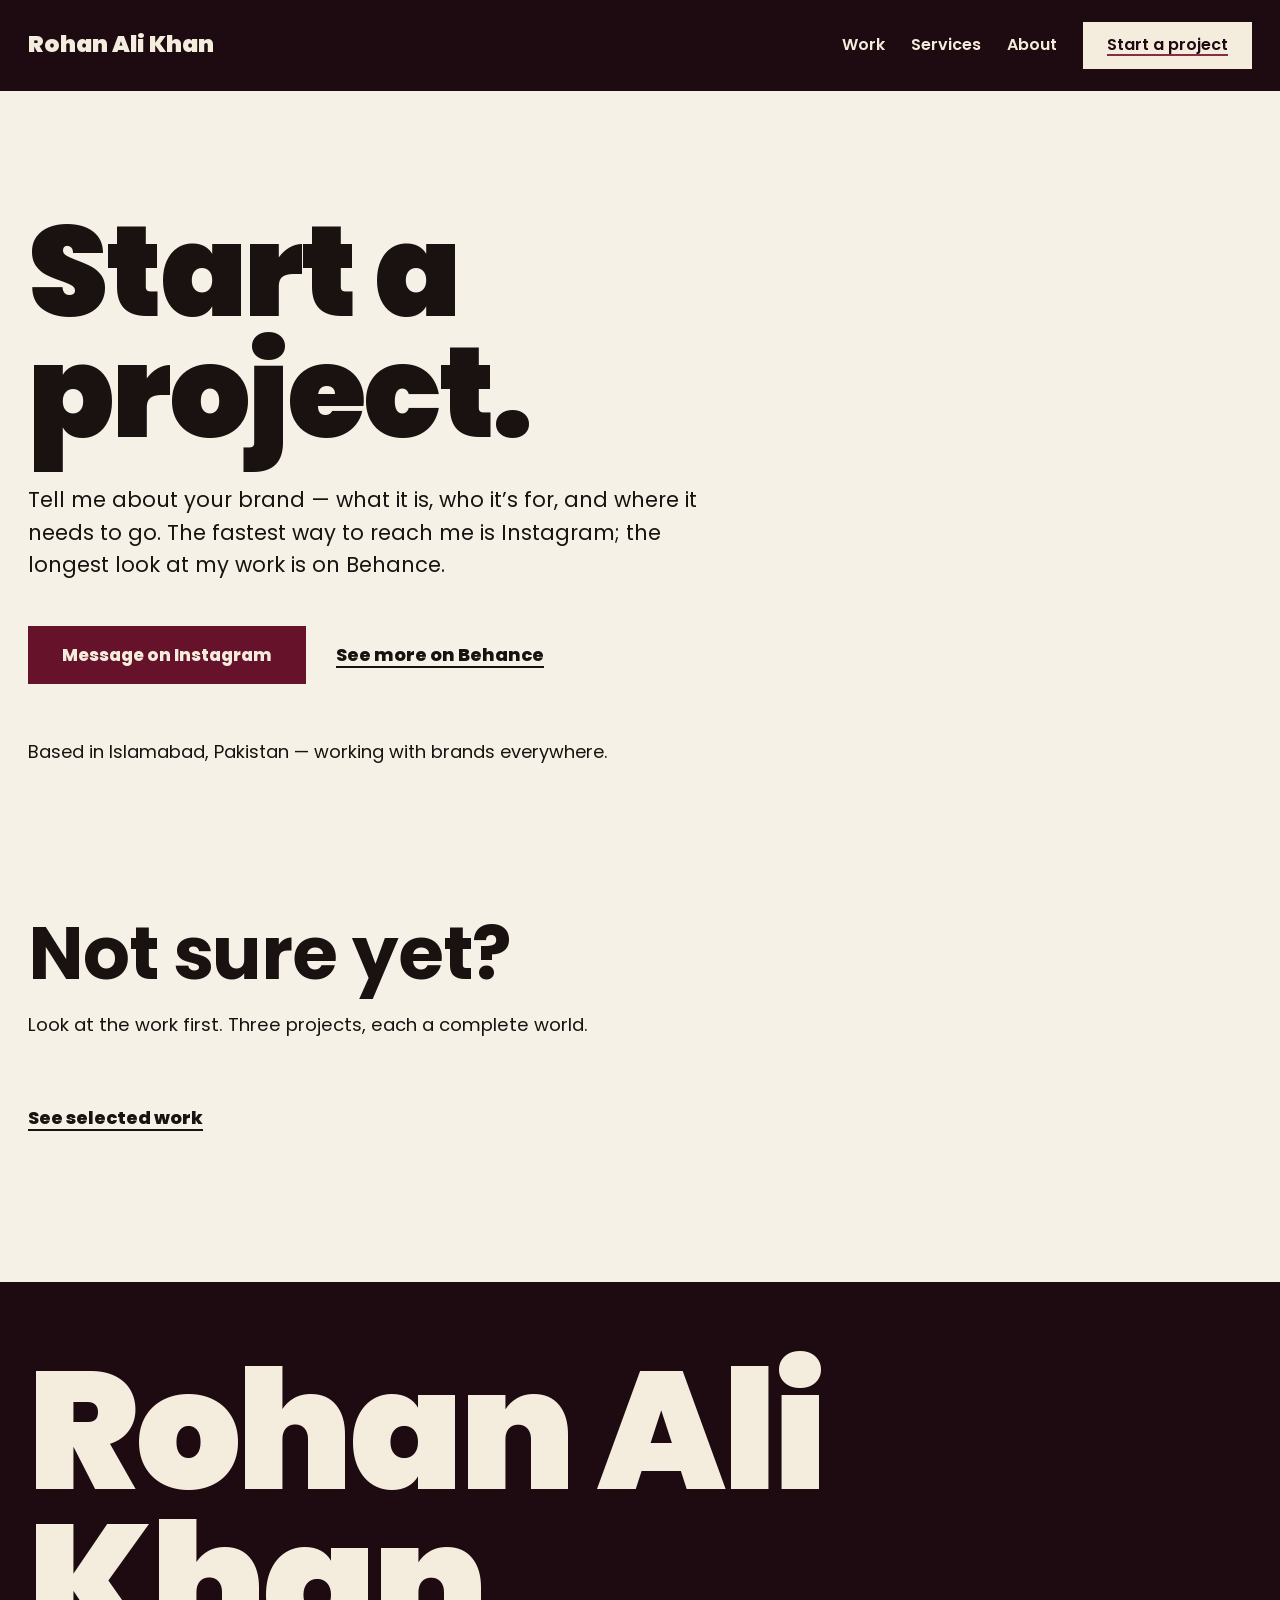
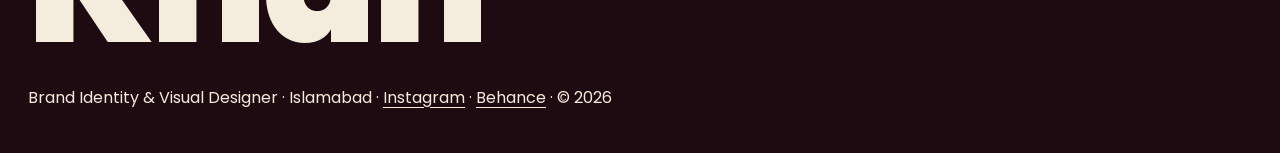
<file: contact.html>
<!DOCTYPE html>
<html lang="en">
<head>
<meta charset="UTF-8">
<meta name="viewport" content="width=device-width, initial-scale=1.0">
<title>Start a project — Rohan Ali Khan</title>
<meta name="description" content="Start a project with Rohan Ali Khan, brand identity and visual designer in Islamabad. Message on Instagram or see more work on Behance.">
<meta property="og:title" content="Start a project — Rohan Ali Khan">
<meta property="og:type" content="website">
<script>document.documentElement.className += " js";</script>
<link rel="preconnect" href="https://fonts.googleapis.com">
<link rel="preconnect" href="https://fonts.gstatic.com" crossorigin>
<link href="https://fonts.googleapis.com/css2?family=Poppins:ital,wght@0,400;0,500;0,600;0,700;0,800;1,400;1,600&display=swap" rel="stylesheet">
<link rel="stylesheet" href="assets/css/style.css">
</head>
<body>
<a class="skip" href="#start">Skip to contact options</a>

<header class="nav">
  <a class="wordmark" href="index.html">Rohan Ali Khan</a>
  <button class="menu-btn" aria-expanded="false" aria-controls="navlinks">Menu</button>
  <nav id="navlinks" aria-label="Sections">
    <a href="work.html">Work</a>
    <a href="about.html#services">Services</a>
    <a href="about.html">About</a>
    <a class="nav-cta" href="contact.html" aria-current="page">Start a project</a>
  </nav>
</header>

<main>
  <section id="start" style="padding-top:120px">
    <div class="wrap">
      <h1 class="contact-big">Start a<br>project.</h1>
      <p class="lede">Tell me about your brand — what it is, who it&rsquo;s for, and where it needs to go. The fastest way to reach me is Instagram; the longest look at my work is on Behance.</p>
      <div class="contact-actions" style="justify-content:flex-start; margin-top:44px">
        <a class="btn" href="https://www.instagram.com/rohaan_alie/" target="_blank" rel="noopener">Message on Instagram</a>
        <a class="text-link" href="https://www.behance.net/rohanalikhan2" target="_blank" rel="noopener">See more on Behance</a>
      </div>
      <p style="margin-top:54px">Based in Islamabad, Pakistan — working with brands everywhere.</p>
    </div>
  </section>

  <section>
    <div class="wrap reveal">
      <div class="section-head">
        <h2>Not sure yet?</h2>
        <p>Look at the work first. Three projects, each a complete world.</p>
      </div>
      <p><a class="text-link" href="work.html">See selected work</a></p>
    </div>
  </section>
</main>

<footer class="footer">
  <p class="footer-name">Rohan Ali Khan</p>
  <p class="footer-small">Brand Identity &amp; Visual Designer · Islamabad · <a href="https://www.instagram.com/rohaan_alie/" target="_blank" rel="noopener">Instagram</a> · <a href="https://www.behance.net/rohanalikhan2" target="_blank" rel="noopener">Behance</a> · &copy; 2026</p>
</footer>

<script src="assets/js/main.js" defer></script>
</body>
</html>
</file>
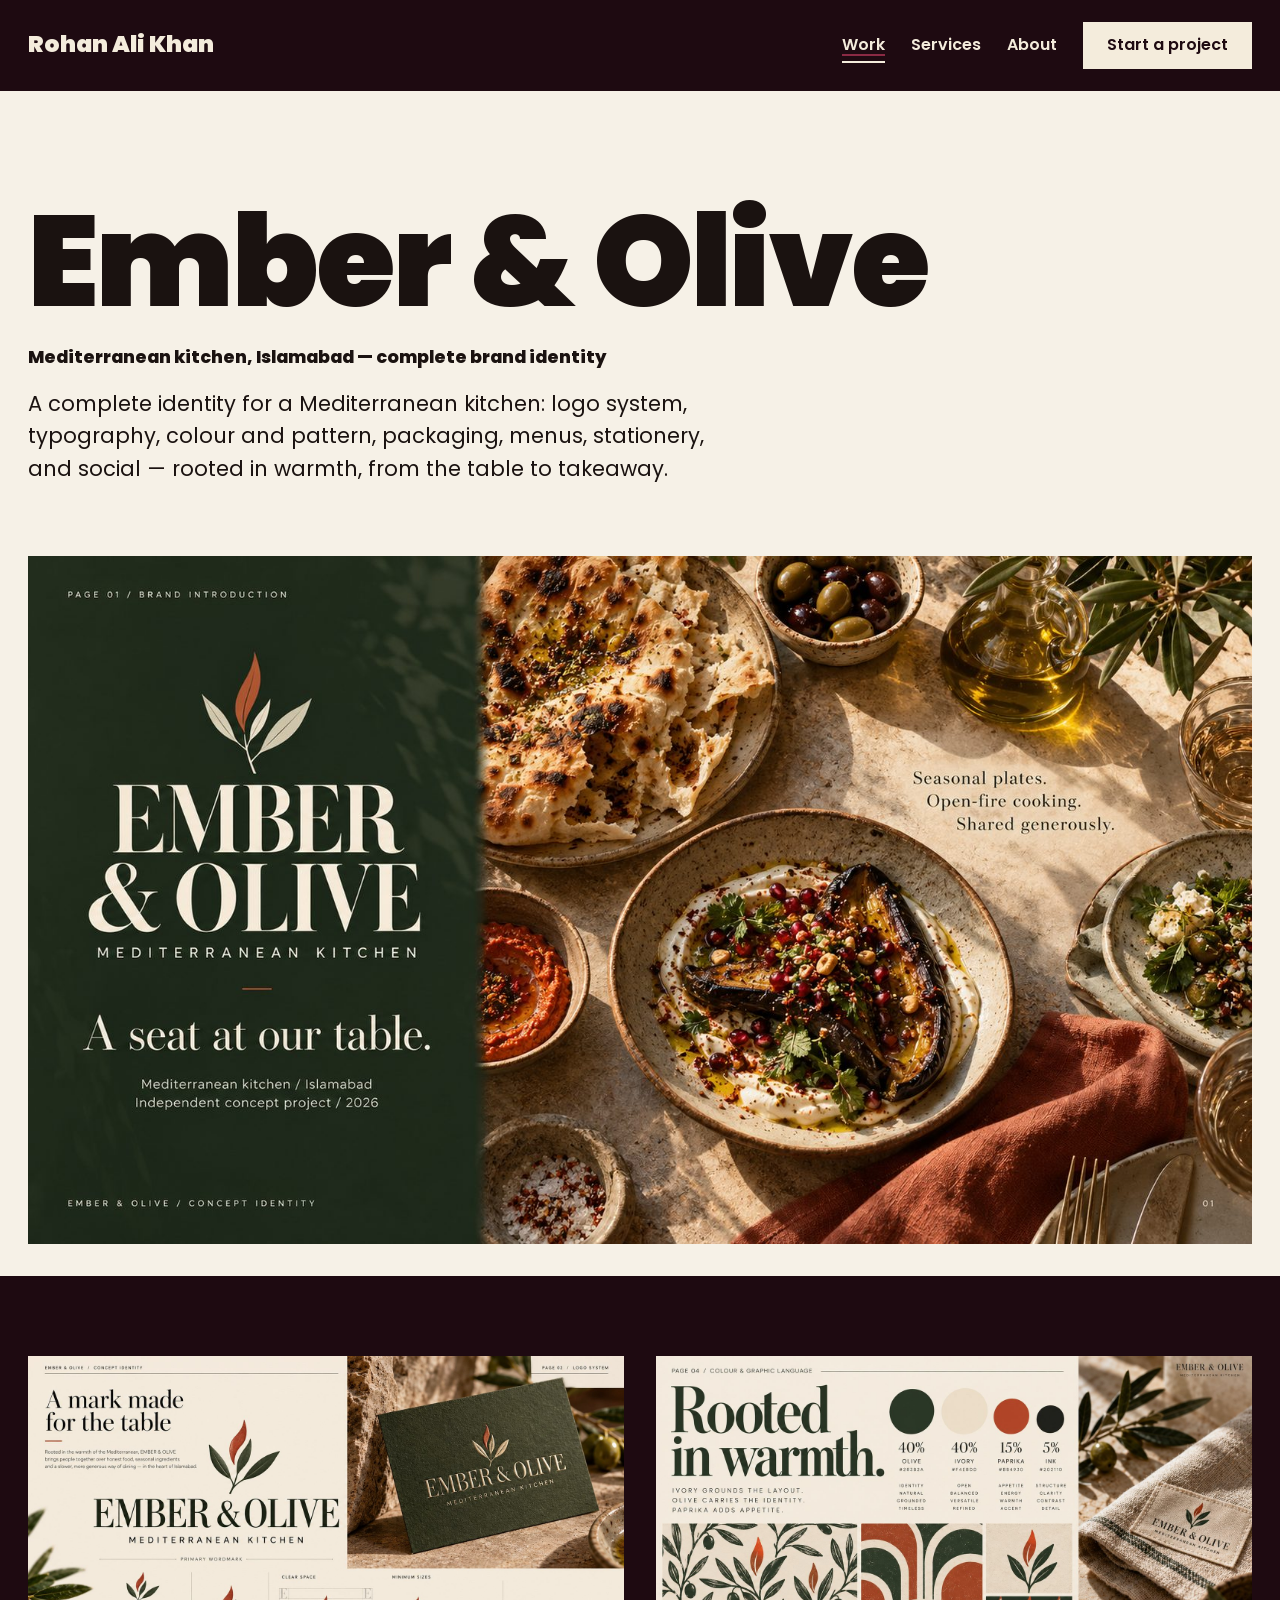
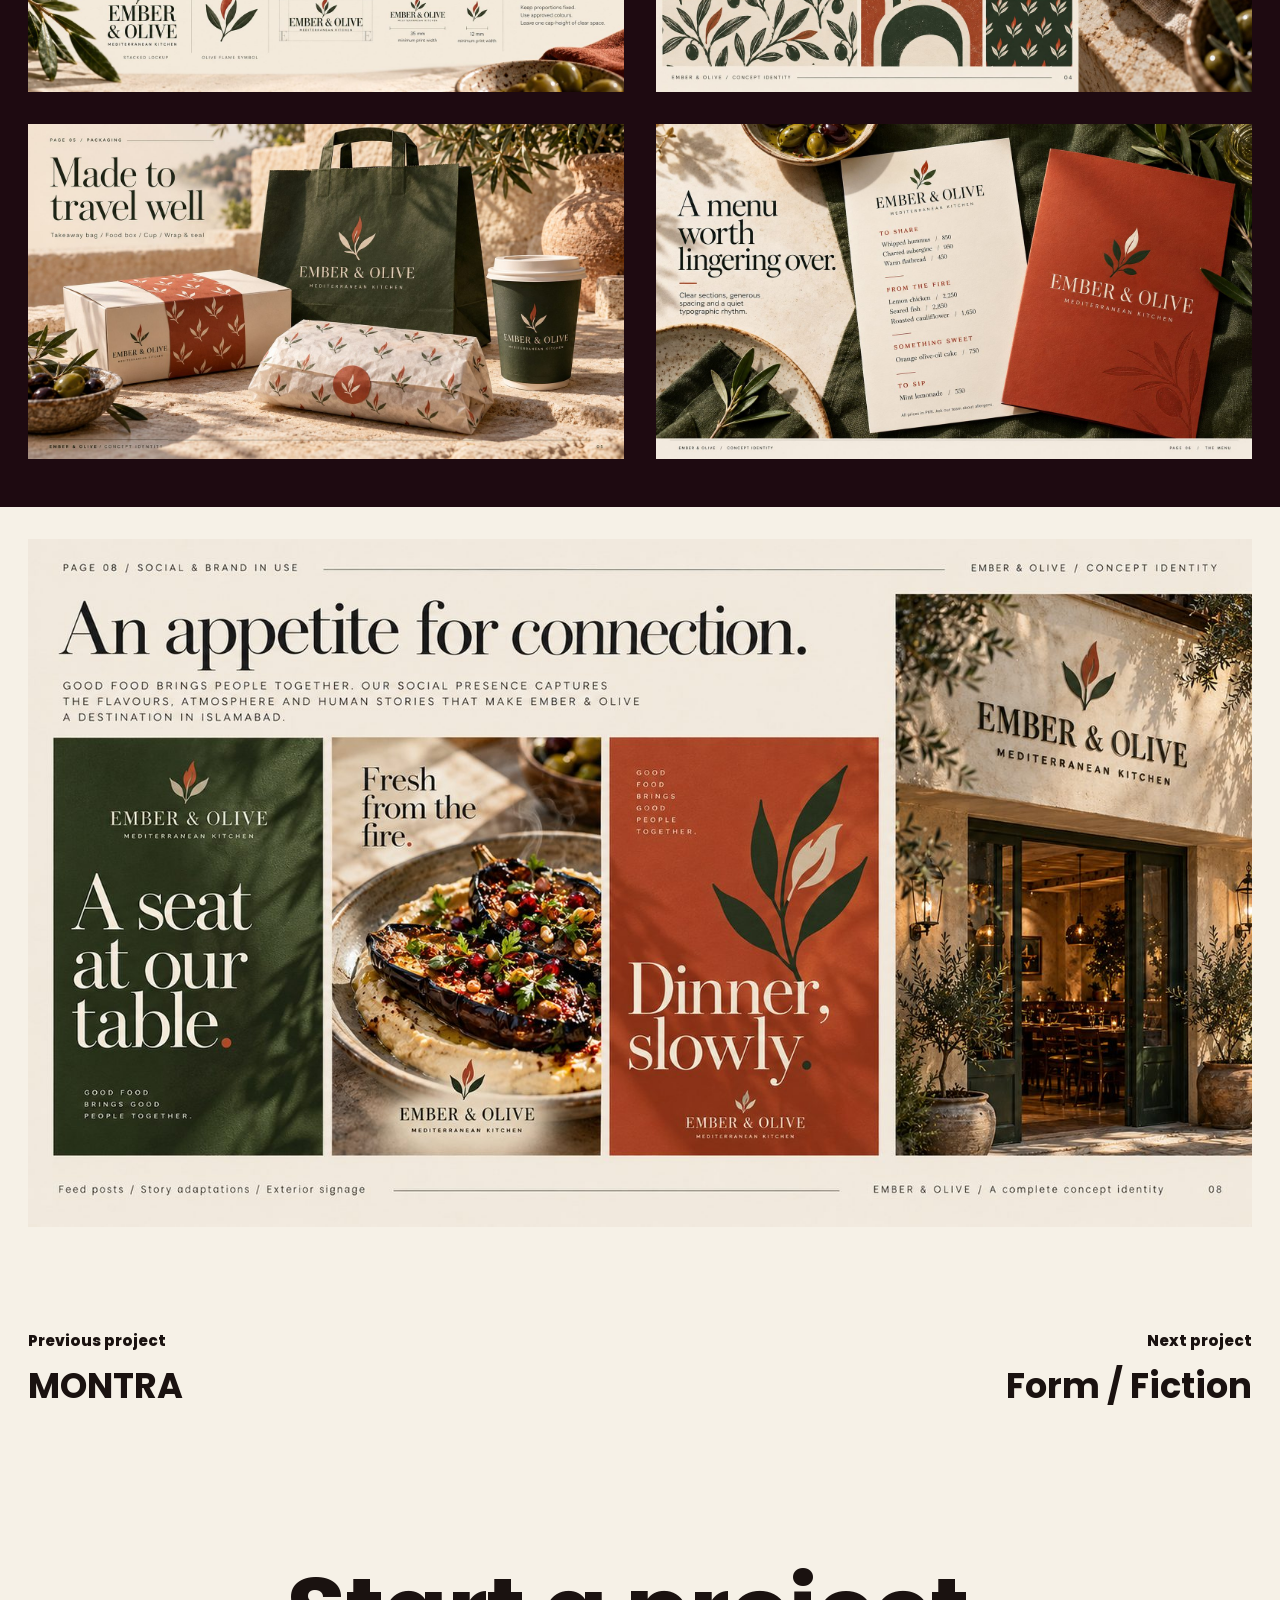
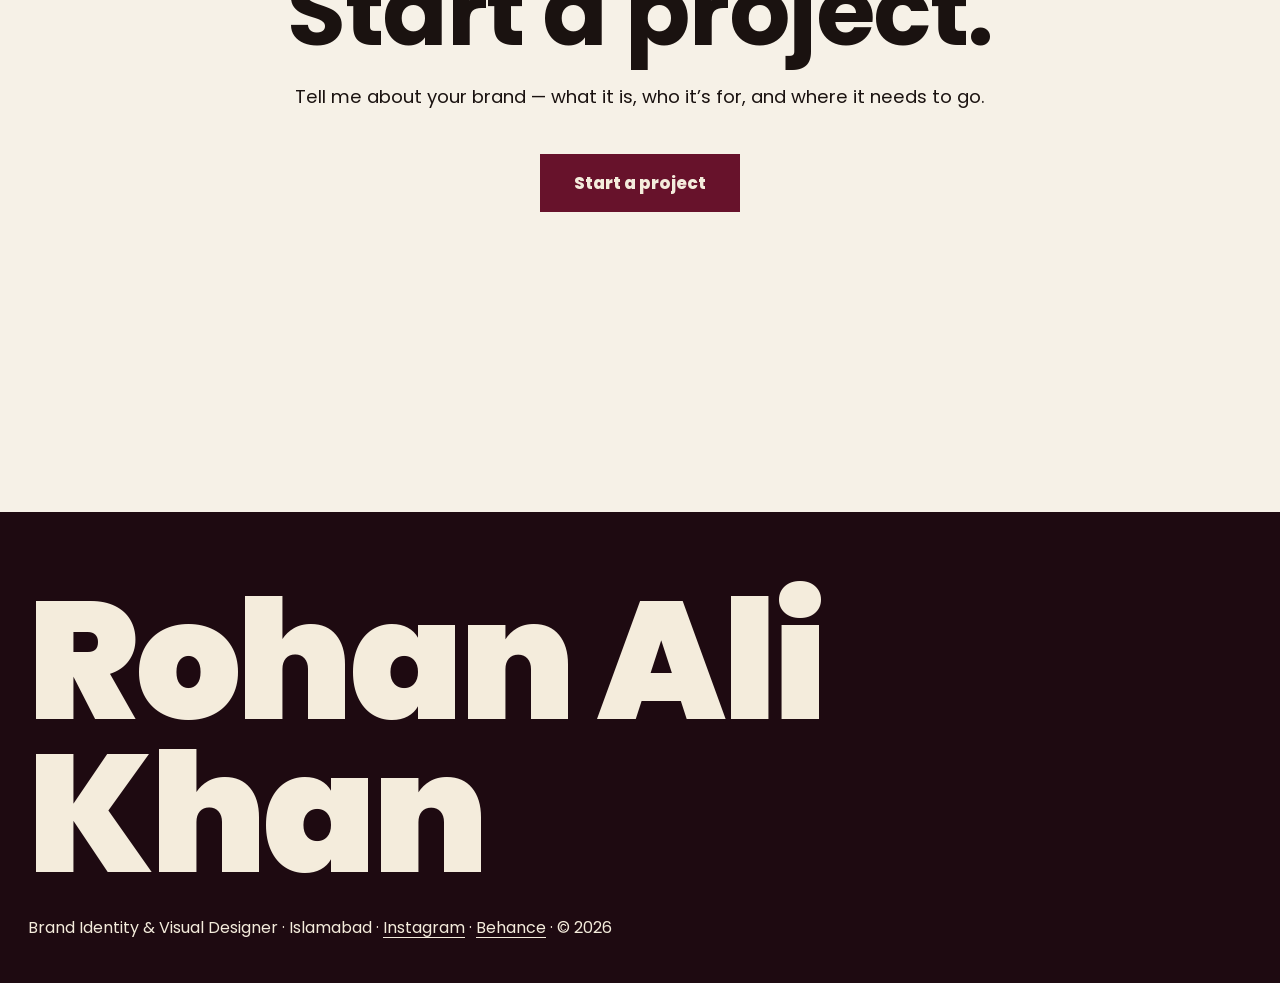
<file: ember-olive.html>
<!DOCTYPE html>
<html lang="en">
<head>
<meta charset="UTF-8">
<meta name="viewport" content="width=device-width, initial-scale=1.0">
<title>Ember &amp; Olive — Rohan Ali Khan</title>
<meta name="description" content="Ember & Olive — complete brand identity for a Mediterranean kitchen in Islamabad, by Rohan Ali Khan. Logo system, typography, colour, packaging, menus and social.">
<meta property="og:title" content="Ember & Olive — Rohan Ali Khan">
<meta property="og:type" content="website">
<script>document.documentElement.className += " js";</script>
<link rel="preconnect" href="https://fonts.googleapis.com">
<link rel="preconnect" href="https://fonts.gstatic.com" crossorigin>
<link href="https://fonts.googleapis.com/css2?family=Poppins:ital,wght@0,400;0,500;0,600;0,700;0,800;1,400;1,600&display=swap" rel="stylesheet">
<link rel="stylesheet" href="assets/css/style.css">
</head>
<body>
<a class="skip" href="#gallery">Skip to gallery</a>

<header class="nav">
  <a class="wordmark" href="index.html">Rohan Ali Khan</a>
  <button class="menu-btn" aria-expanded="false" aria-controls="navlinks">Menu</button>
  <nav id="navlinks" aria-label="Sections">
    <a href="work.html" aria-current="page">Work</a>
    <a href="about.html#services">Services</a>
    <a href="about.html">About</a>
    <a class="nav-cta" href="contact.html">Start a project</a>
  </nav>
</header>

<main>
  <div class="page-hero">
    <div class="wrap">
      <h1>Ember &amp; Olive</h1>
      <p class="scope">Mediterranean kitchen, Islamabad — complete brand identity</p>
      <p class="lede">A complete identity for a Mediterranean kitchen: logo system, typography, colour and pattern, packaging, menus, stationery, and social — rooted in warmth, from the table to takeaway.</p>
    </div>
  </div>

  <section class="gallery" id="gallery">
    <div class="wrap">
      <div class="row row-full reveal">
        <img src="assets/img/ember-intro.jpg" alt="Ember and Olive brand introduction — logo beside Mediterranean dishes" width="1600" height="900" loading="lazy" decoding="async">
      </div>
    </div>
    <div class="piece-dark block-dark" style="margin-top:32px">
      <div class="row reveal">
        <img src="assets/img/ember-logo.jpg" alt="Ember and Olive logo system — a mark made for the table" width="1600" height="900" loading="lazy" decoding="async">
        <img src="assets/img/ember-colour.jpg" alt="Ember and Olive colour and pattern — rooted in warmth" width="1600" height="900" loading="lazy" decoding="async">
      </div>
      <div class="row reveal" style="margin-bottom:0">
        <img src="assets/img/ember-packaging.jpg" alt="Ember and Olive packaging — takeaway bag, food box and cup" width="1600" height="900" loading="lazy" decoding="async">
        <img src="assets/img/ember-menu.jpg" alt="Ember and Olive menu design — a menu worth lingering over" width="1600" height="900" loading="lazy" decoding="async">
      </div>
    </div>
    <div class="wrap">
      <div class="row row-full reveal" style="margin-top:32px">
        <img src="assets/img/ember-social.jpg" alt="Ember and Olive social posts and exterior signage" width="1600" height="900" loading="lazy" decoding="async">
      </div>

      <nav class="prev-next" aria-label="More projects">
        <a href="montra.html"><span class="dir">Previous project</span>MONTRA</a>
        <a href="form-fiction.html" style="text-align:right"><span class="dir">Next project</span>Form / Fiction</a>
      </nav>
    </div>
  </section>

  <section class="contact">
    <div class="wrap reveal">
      <h2>Start a project.</h2>
      <p>Tell me about your brand — what it is, who it&rsquo;s for, and where it needs to go.</p>
      <div class="contact-actions">
        <a class="btn" href="contact.html">Start a project</a>
      </div>
    </div>
  </section>
</main>

<footer class="footer">
  <p class="footer-name">Rohan Ali Khan</p>
  <p class="footer-small">Brand Identity &amp; Visual Designer · Islamabad · <a href="https://www.instagram.com/rohaan_alie/" target="_blank" rel="noopener">Instagram</a> · <a href="https://www.behance.net/rohanalikhan2" target="_blank" rel="noopener">Behance</a> · &copy; 2026</p>
</footer>

<script src="assets/js/main.js" defer></script>
</body>
</html>
</file>
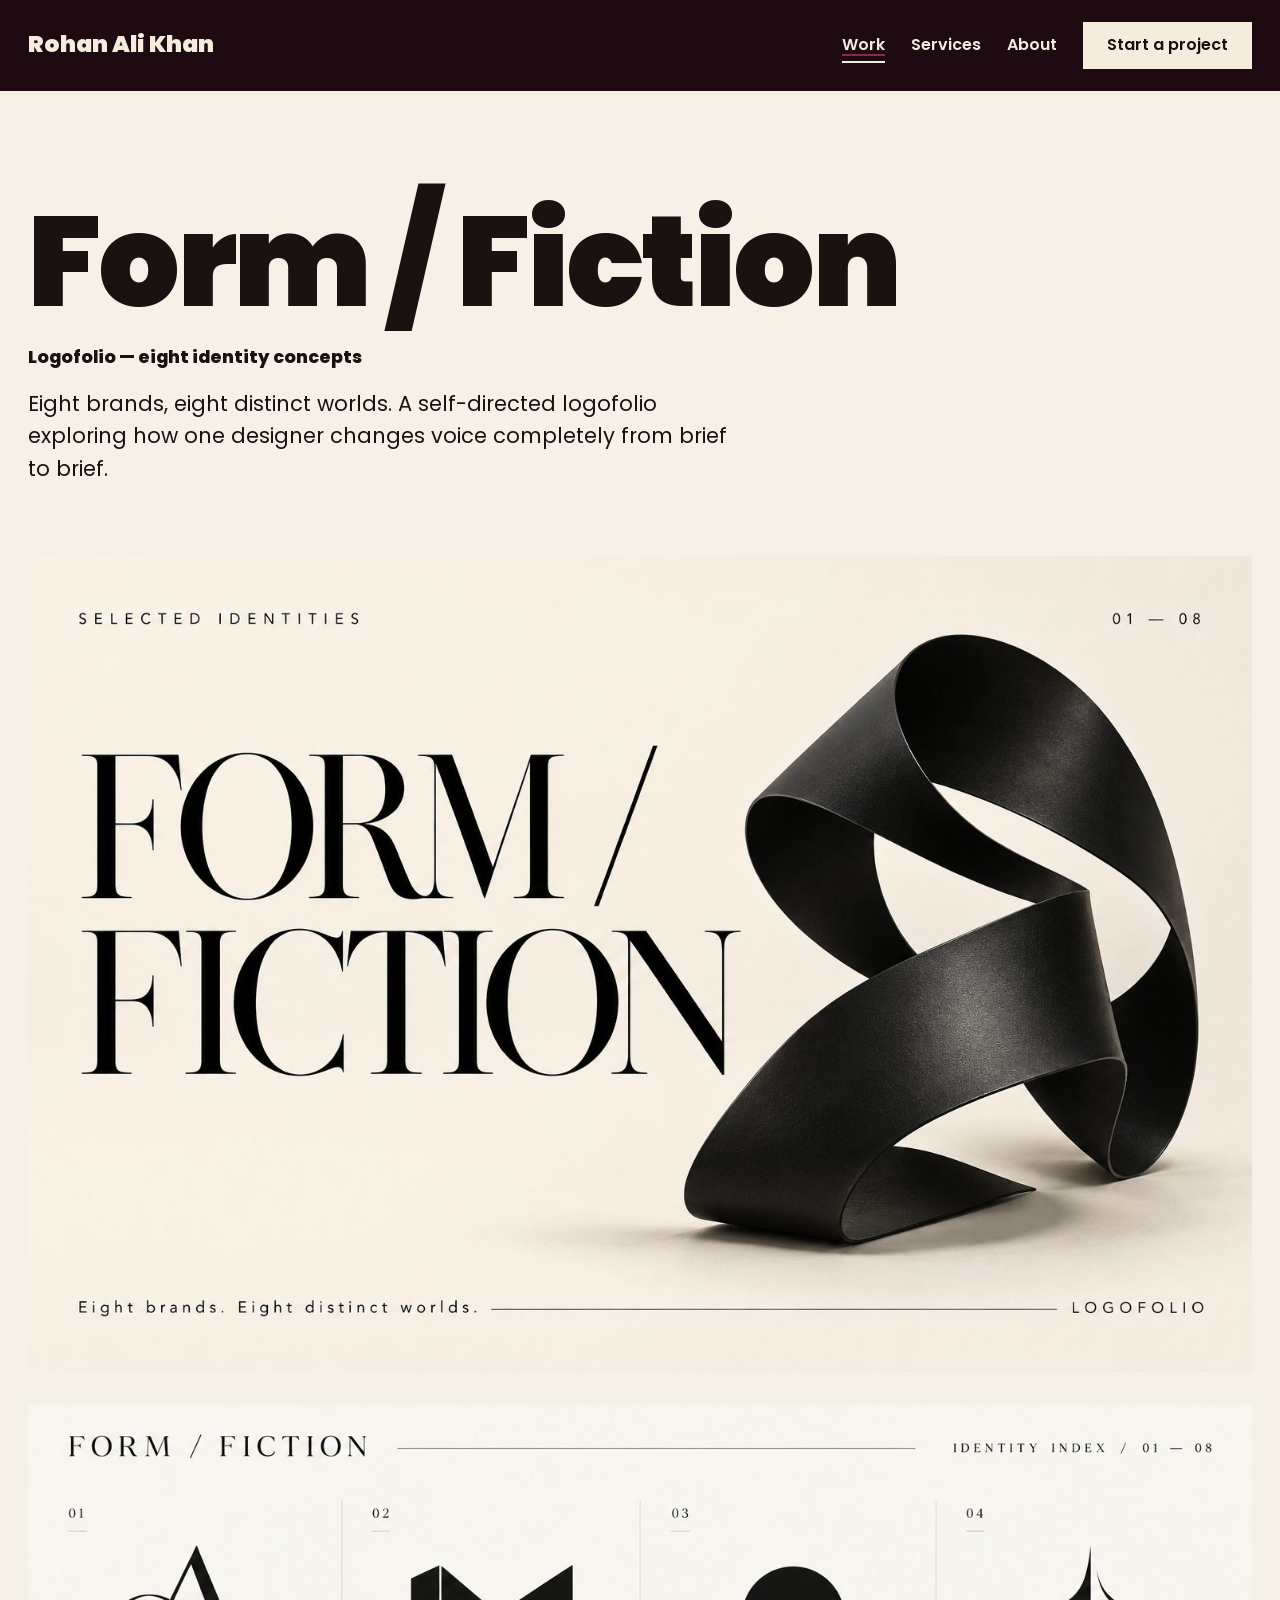
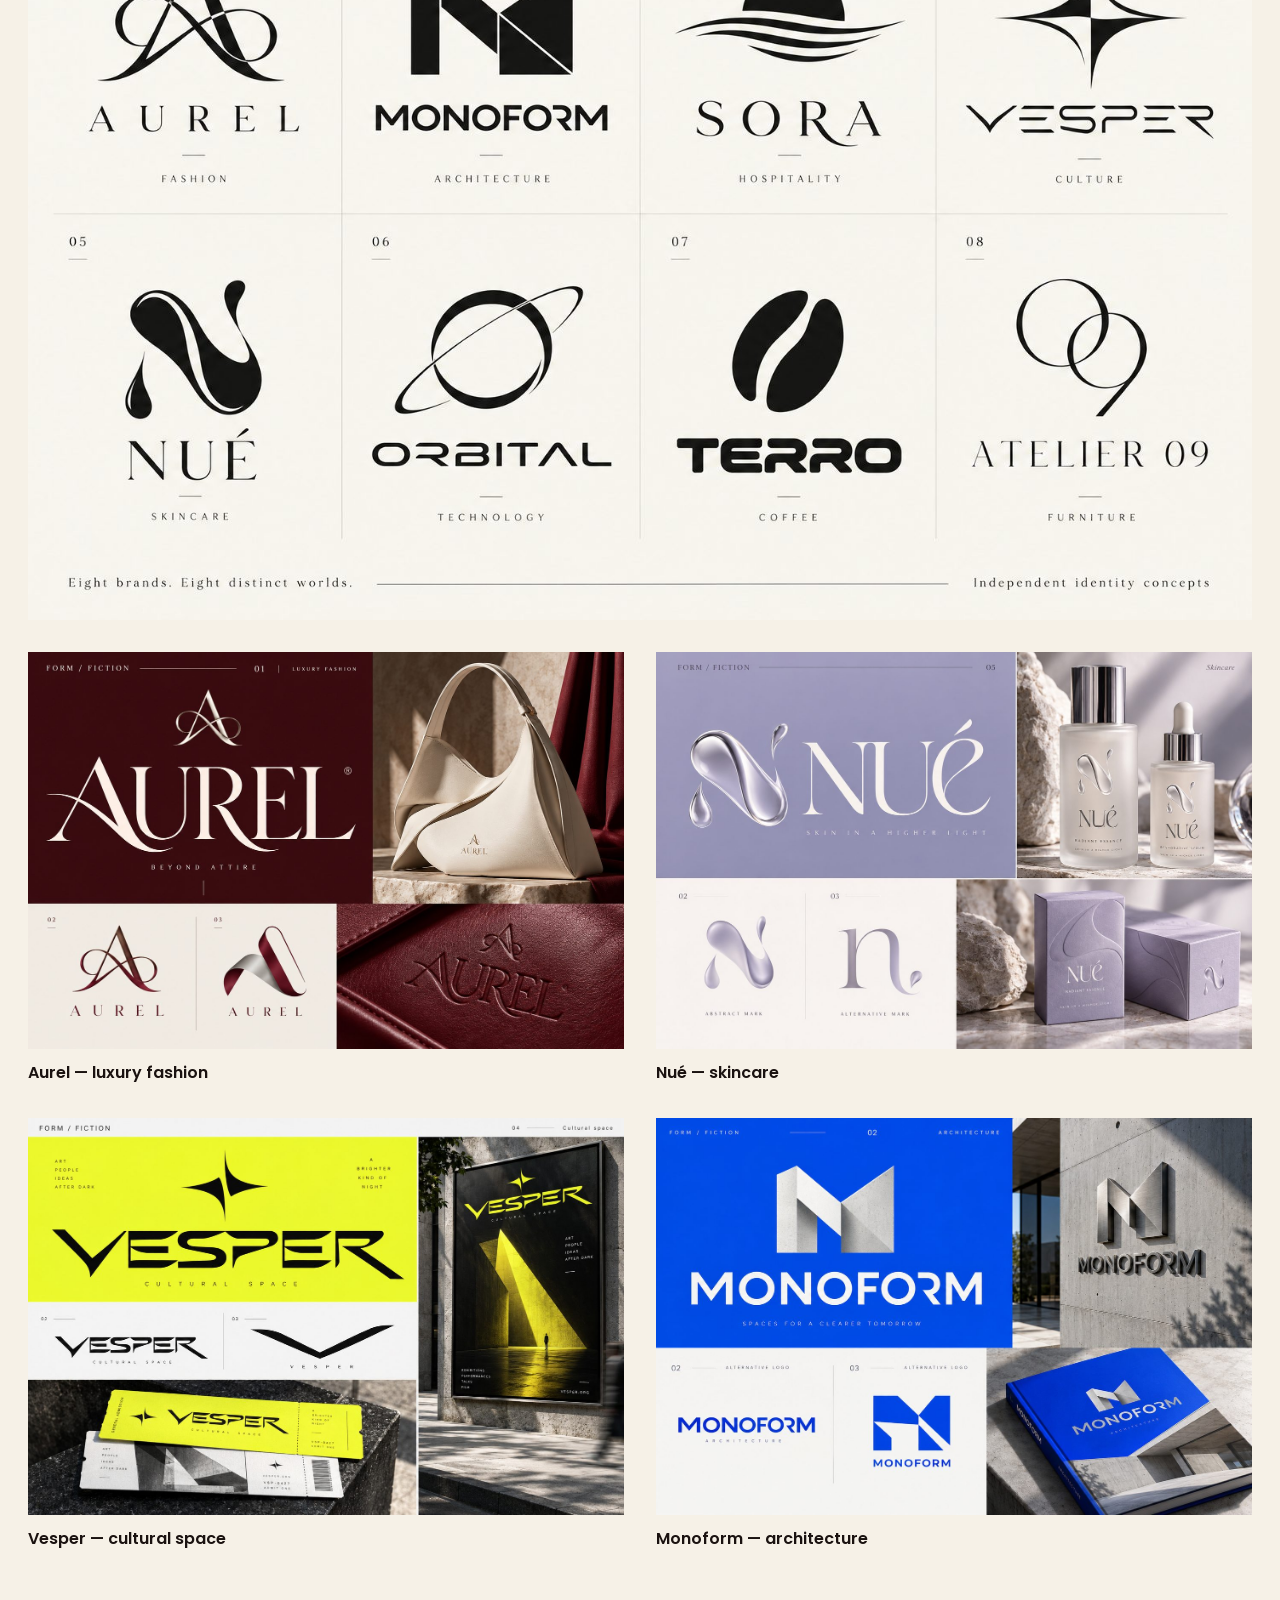
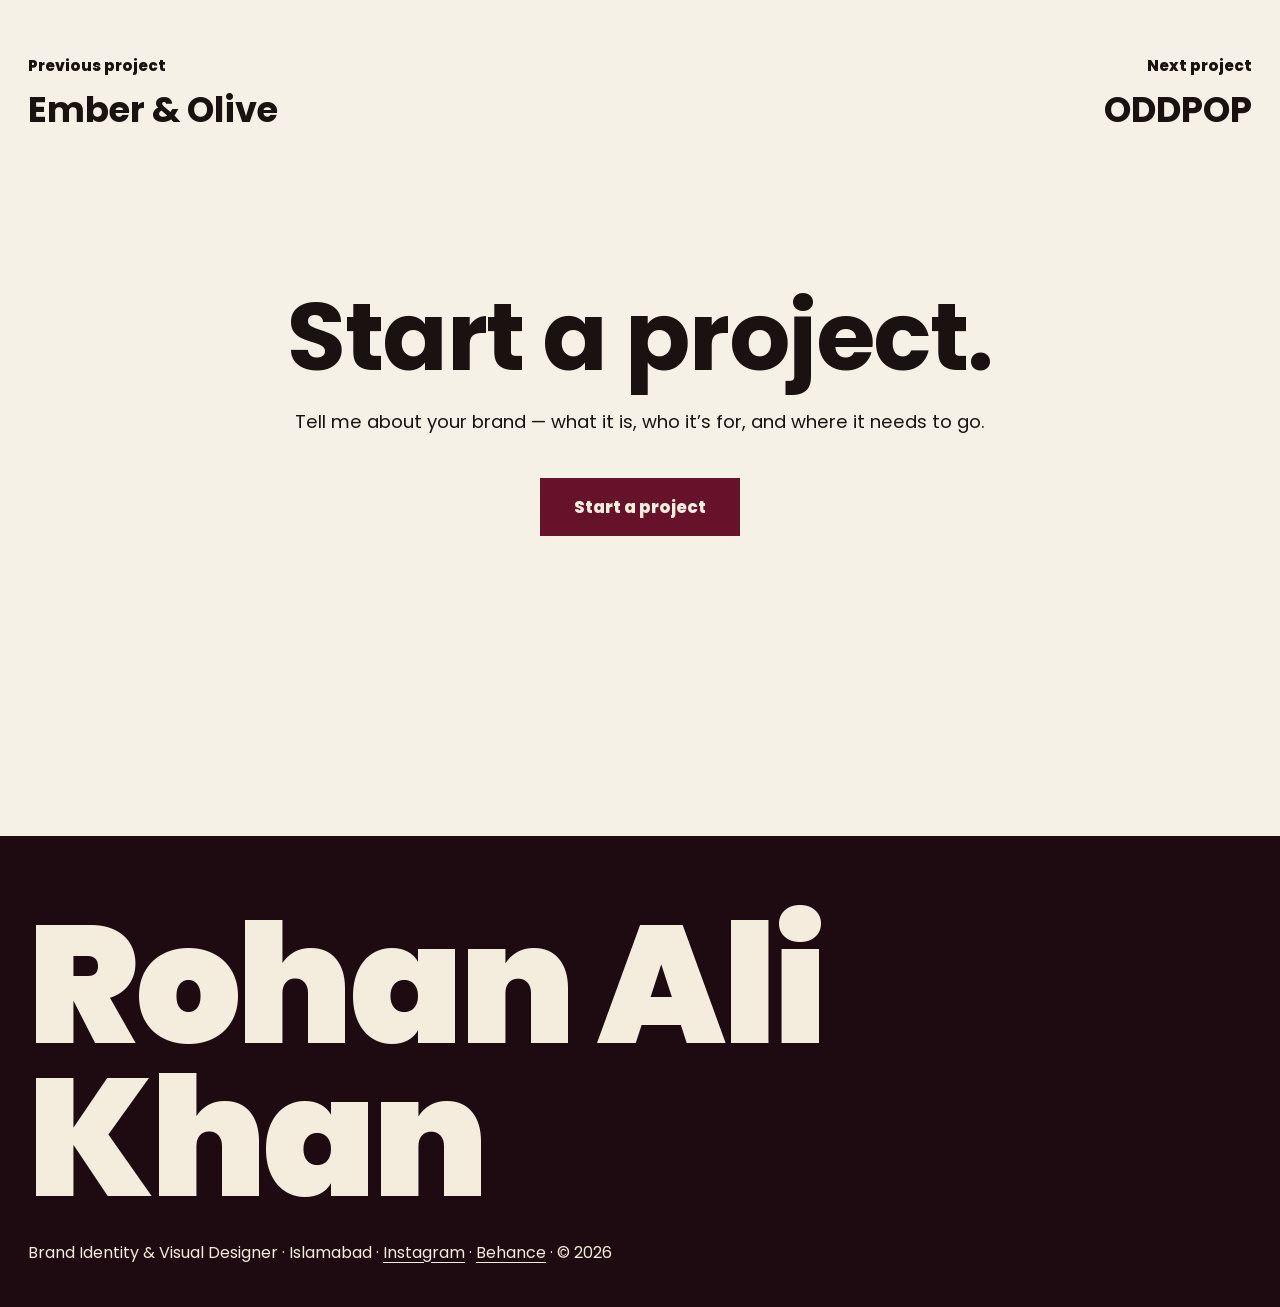
<file: form-fiction.html>
<!DOCTYPE html>
<html lang="en">
<head>
<meta charset="UTF-8">
<meta name="viewport" content="width=device-width, initial-scale=1.0">
<title>Form / Fiction — Rohan Ali Khan</title>
<meta name="description" content="Form / Fiction — a logofolio of eight identity concepts by Rohan Ali Khan: Aurel, Monoform, Sora, Vesper, Nué, Orbital, Terro and Atelier 09.">
<meta property="og:title" content="Form / Fiction — Rohan Ali Khan">
<meta property="og:type" content="website">
<script>document.documentElement.className += " js";</script>
<link rel="preconnect" href="https://fonts.googleapis.com">
<link rel="preconnect" href="https://fonts.gstatic.com" crossorigin>
<link href="https://fonts.googleapis.com/css2?family=Poppins:ital,wght@0,400;0,500;0,600;0,700;0,800;1,400;1,600&display=swap" rel="stylesheet">
<link rel="stylesheet" href="assets/css/style.css">
</head>
<body>
<a class="skip" href="#gallery">Skip to gallery</a>

<header class="nav">
  <a class="wordmark" href="index.html">Rohan Ali Khan</a>
  <button class="menu-btn" aria-expanded="false" aria-controls="navlinks">Menu</button>
  <nav id="navlinks" aria-label="Sections">
    <a href="work.html" aria-current="page">Work</a>
    <a href="about.html#services">Services</a>
    <a href="about.html">About</a>
    <a class="nav-cta" href="contact.html">Start a project</a>
  </nav>
</header>

<main>
  <div class="page-hero">
    <div class="wrap">
      <h1>Form / Fiction</h1>
      <p class="scope">Logofolio — eight identity concepts</p>
      <p class="lede">Eight brands, eight distinct worlds. A self-directed logofolio exploring how one designer changes voice completely from brief to brief.</p>
    </div>
  </div>

  <section class="gallery" id="gallery">
    <div class="wrap">
      <div class="row row-full reveal">
        <img src="assets/img/form-cover.jpg" alt="Form / Fiction logofolio cover — eight brands, eight distinct worlds" width="1536" height="1024" loading="lazy" decoding="async">
      </div>
      <div class="row row-full reveal">
        <img src="assets/img/form-index.jpg" alt="Form / Fiction identity index — Aurel, Monoform, Sora, Vesper, Nué, Orbital, Terro, Atelier 09" width="1536" height="1024" loading="lazy" decoding="async">
      </div>
      <div class="row reveal">
        <figure>
          <img src="assets/img/form-aurel.jpg" alt="Aurel — luxury fashion identity in burgundy and cream" width="1400" height="933" loading="lazy" decoding="async">
          <figcaption>Aurel — luxury fashion</figcaption>
        </figure>
        <figure>
          <img src="assets/img/form-nue.jpg" alt="Nué — skincare identity in soft lavender" width="1400" height="933" loading="lazy" decoding="async">
          <figcaption>Nu&eacute; — skincare</figcaption>
        </figure>
      </div>
      <div class="row reveal">
        <figure>
          <img src="assets/img/form-vesper.jpg" alt="Vesper — cultural space identity in black and acid yellow" width="1400" height="933" loading="lazy" decoding="async">
          <figcaption>Vesper — cultural space</figcaption>
        </figure>
        <figure>
          <img src="assets/img/form-monoform.jpg" alt="Monoform — architecture identity in cobalt blue" width="1400" height="933" loading="lazy" decoding="async">
          <figcaption>Monoform — architecture</figcaption>
        </figure>
      </div>

      <nav class="prev-next" aria-label="More projects">
        <a href="ember-olive.html"><span class="dir">Previous project</span>Ember &amp; Olive</a>
        <a href="oddpop.html" style="text-align:right"><span class="dir">Next project</span>ODDPOP</a>
      </nav>
    </div>
  </section>

  <section class="contact">
    <div class="wrap reveal">
      <h2>Start a project.</h2>
      <p>Tell me about your brand — what it is, who it&rsquo;s for, and where it needs to go.</p>
      <div class="contact-actions">
        <a class="btn" href="contact.html">Start a project</a>
      </div>
    </div>
  </section>
</main>

<footer class="footer">
  <p class="footer-name">Rohan Ali Khan</p>
  <p class="footer-small">Brand Identity &amp; Visual Designer · Islamabad · <a href="https://www.instagram.com/rohaan_alie/" target="_blank" rel="noopener">Instagram</a> · <a href="https://www.behance.net/rohanalikhan2" target="_blank" rel="noopener">Behance</a> · &copy; 2026</p>
</footer>

<script src="assets/js/main.js" defer></script>
</body>
</html>
</file>
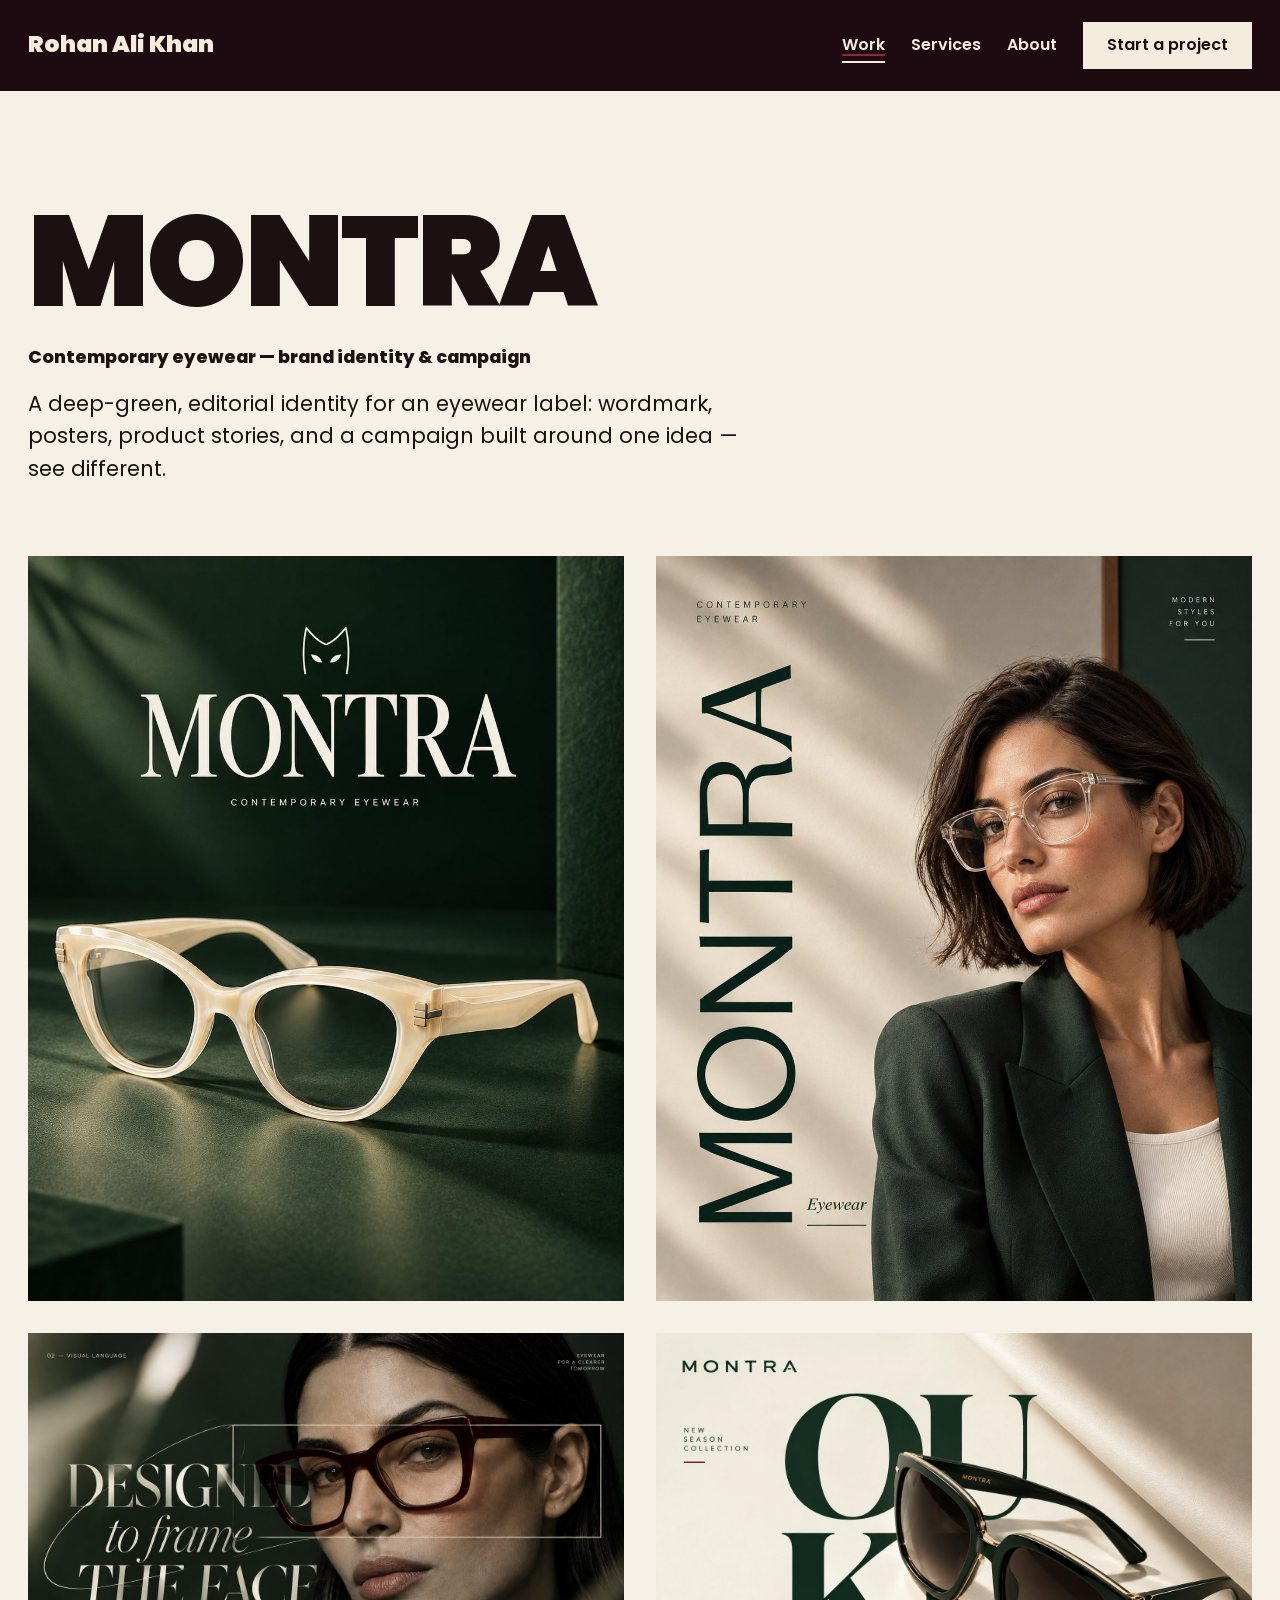
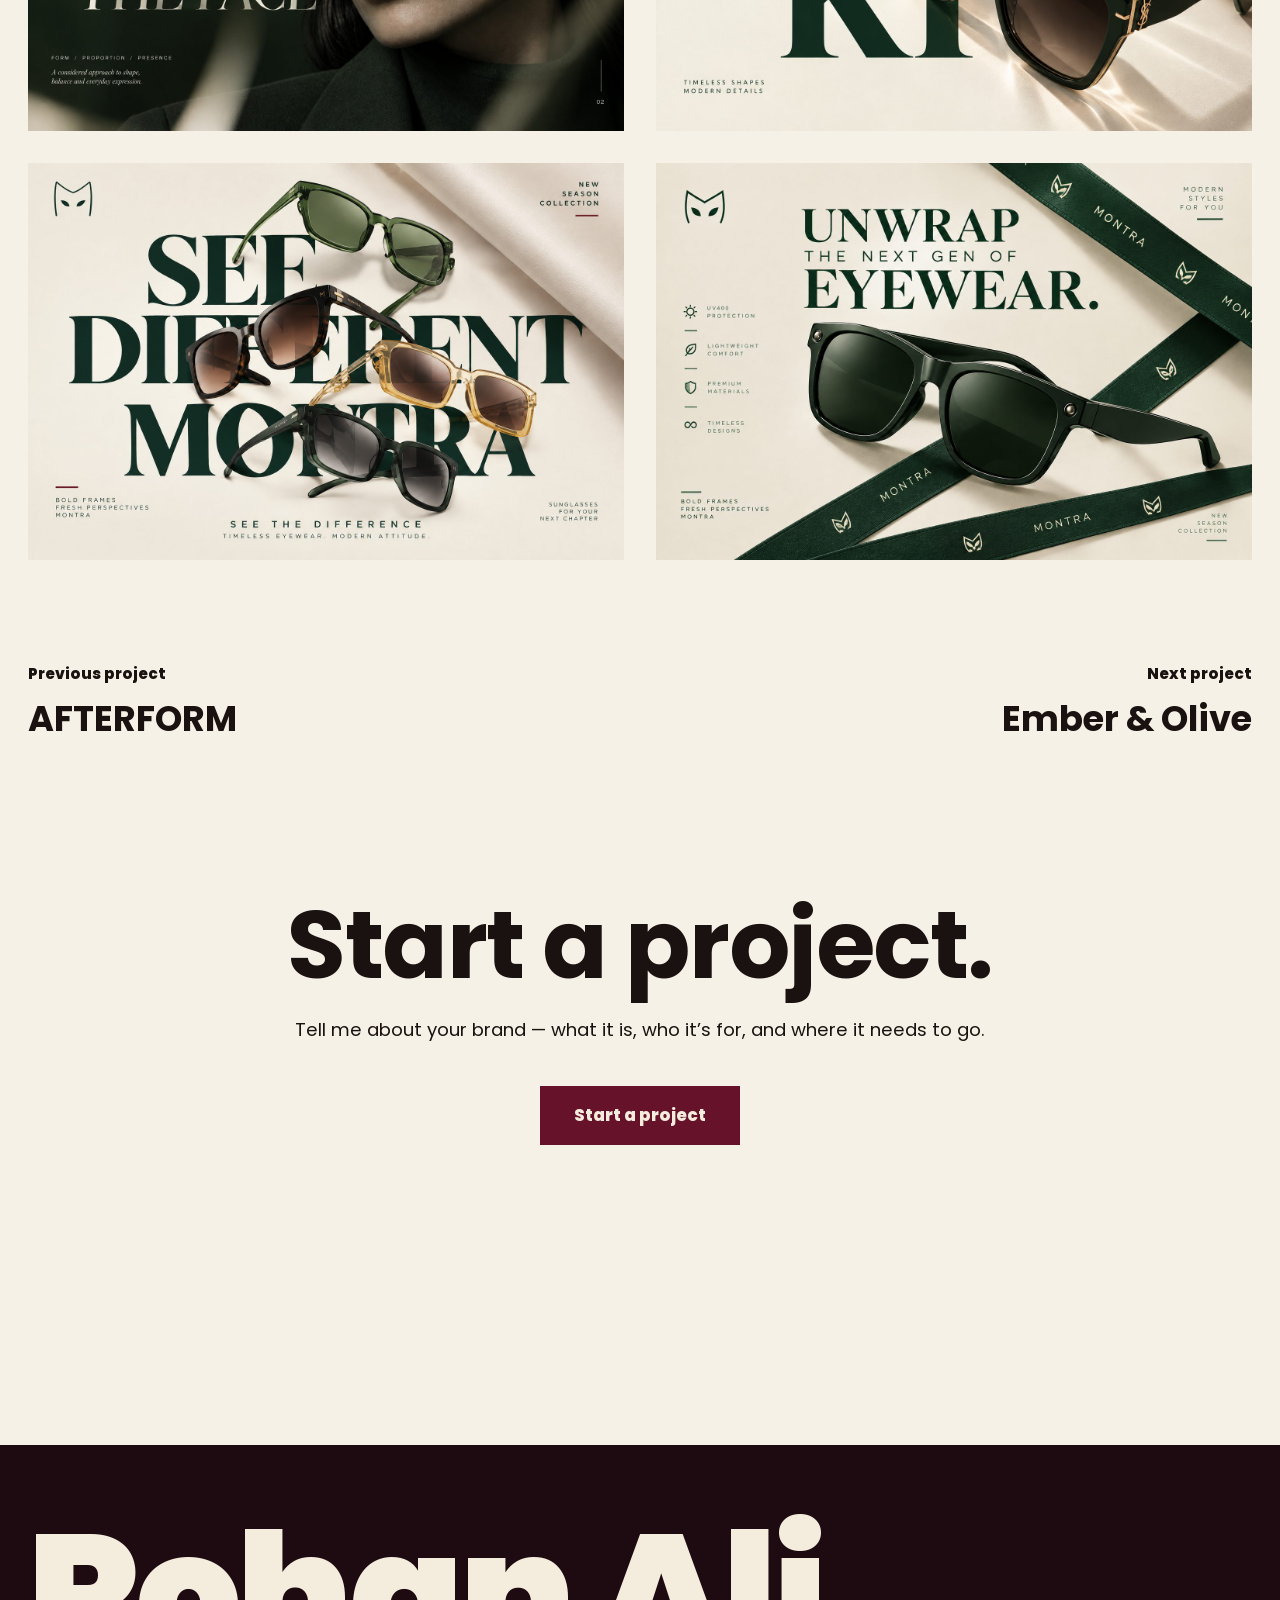
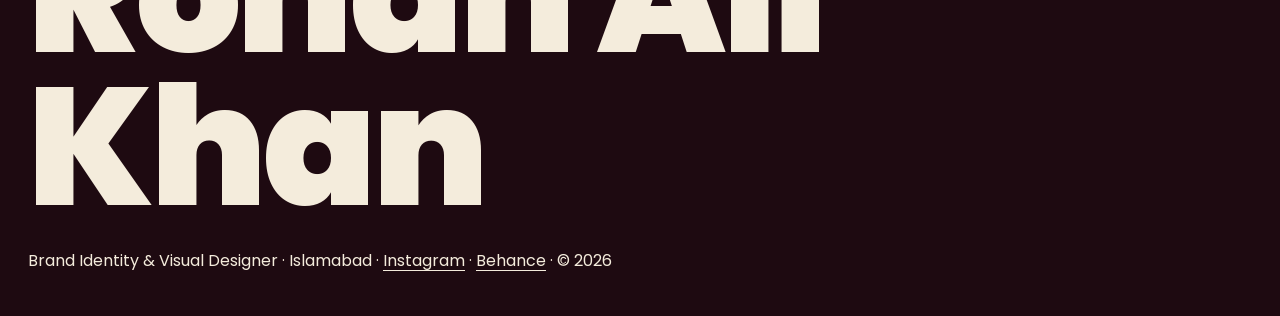
<file: montra.html>
<!DOCTYPE html>
<html lang="en">
<head>
<meta charset="UTF-8">
<meta name="viewport" content="width=device-width, initial-scale=1.0">
<title>MONTRA — Rohan Ali Khan</title>
<meta name="description" content="MONTRA — contemporary eyewear brand identity and campaign by Rohan Ali Khan. Deep-green editorial identity built around one idea: see different.">
<meta property="og:title" content="MONTRA — Rohan Ali Khan">
<meta property="og:type" content="website">
<script>document.documentElement.className += " js";</script>
<link rel="preconnect" href="https://fonts.googleapis.com">
<link rel="preconnect" href="https://fonts.gstatic.com" crossorigin>
<link href="https://fonts.googleapis.com/css2?family=Poppins:ital,wght@0,400;0,500;0,600;0,700;0,800;1,400;1,600&display=swap" rel="stylesheet">
<link rel="stylesheet" href="assets/css/style.css">
</head>
<body>
<a class="skip" href="#gallery">Skip to gallery</a>

<header class="nav">
  <a class="wordmark" href="index.html">Rohan Ali Khan</a>
  <button class="menu-btn" aria-expanded="false" aria-controls="navlinks">Menu</button>
  <nav id="navlinks" aria-label="Sections">
    <a href="work.html" aria-current="page">Work</a>
    <a href="about.html#services">Services</a>
    <a href="about.html">About</a>
    <a class="nav-cta" href="contact.html">Start a project</a>
  </nav>
</header>

<main>
  <div class="page-hero">
    <div class="wrap">
      <h1>MONTRA</h1>
      <p class="scope">Contemporary eyewear — brand identity &amp; campaign</p>
      <p class="lede">A deep-green, editorial identity for an eyewear label: wordmark, posters, product stories, and a campaign built around one idea — see different.</p>
    </div>
  </div>

  <section class="gallery" id="gallery">
    <div class="wrap">
      <div class="row reveal">
        <img src="assets/img/montra-hero.jpg" alt="MONTRA wordmark with cream acetate glasses on deep green" width="1000" height="1251" loading="lazy" decoding="async">
        <img src="assets/img/montra-poster.jpg" alt="MONTRA campaign poster — model in clear frames beside a vertical wordmark" width="1100" height="1376" loading="lazy" decoding="async">
      </div>
      <div class="row reveal">
        <img src="assets/img/montra-editorial.jpg" alt="MONTRA editorial — designed to frame the face" width="1536" height="1024" loading="lazy" decoding="async">
        <img src="assets/img/montra-look.jpg" alt="MONTRA new season poster — oversized type with green sunglasses" width="1536" height="1024" loading="lazy" decoding="async">
      </div>
      <div class="row reveal">
        <img src="assets/img/montra-see-different.jpg" alt="See Different MONTRA — collection poster with four frames" width="1536" height="1024" loading="lazy" decoding="async">
        <img src="assets/img/montra-unwrap.jpg" alt="Unwrap the next gen of eyewear — MONTRA campaign with branded ribbon" width="1536" height="1024" loading="lazy" decoding="async">
      </div>

      <nav class="prev-next" aria-label="More projects">
        <a href="afterform.html"><span class="dir">Previous project</span>AFTERFORM</a>
        <a href="ember-olive.html" style="text-align:right"><span class="dir">Next project</span>Ember &amp; Olive</a>
      </nav>
    </div>
  </section>

  <section class="contact">
    <div class="wrap reveal">
      <h2>Start a project.</h2>
      <p>Tell me about your brand — what it is, who it&rsquo;s for, and where it needs to go.</p>
      <div class="contact-actions">
        <a class="btn" href="contact.html">Start a project</a>
      </div>
    </div>
  </section>
</main>

<footer class="footer">
  <p class="footer-name">Rohan Ali Khan</p>
  <p class="footer-small">Brand Identity &amp; Visual Designer · Islamabad · <a href="https://www.instagram.com/rohaan_alie/" target="_blank" rel="noopener">Instagram</a> · <a href="https://www.behance.net/rohanalikhan2" target="_blank" rel="noopener">Behance</a> · &copy; 2026</p>
</footer>

<script src="assets/js/main.js" defer></script>
</body>
</html>
</file>
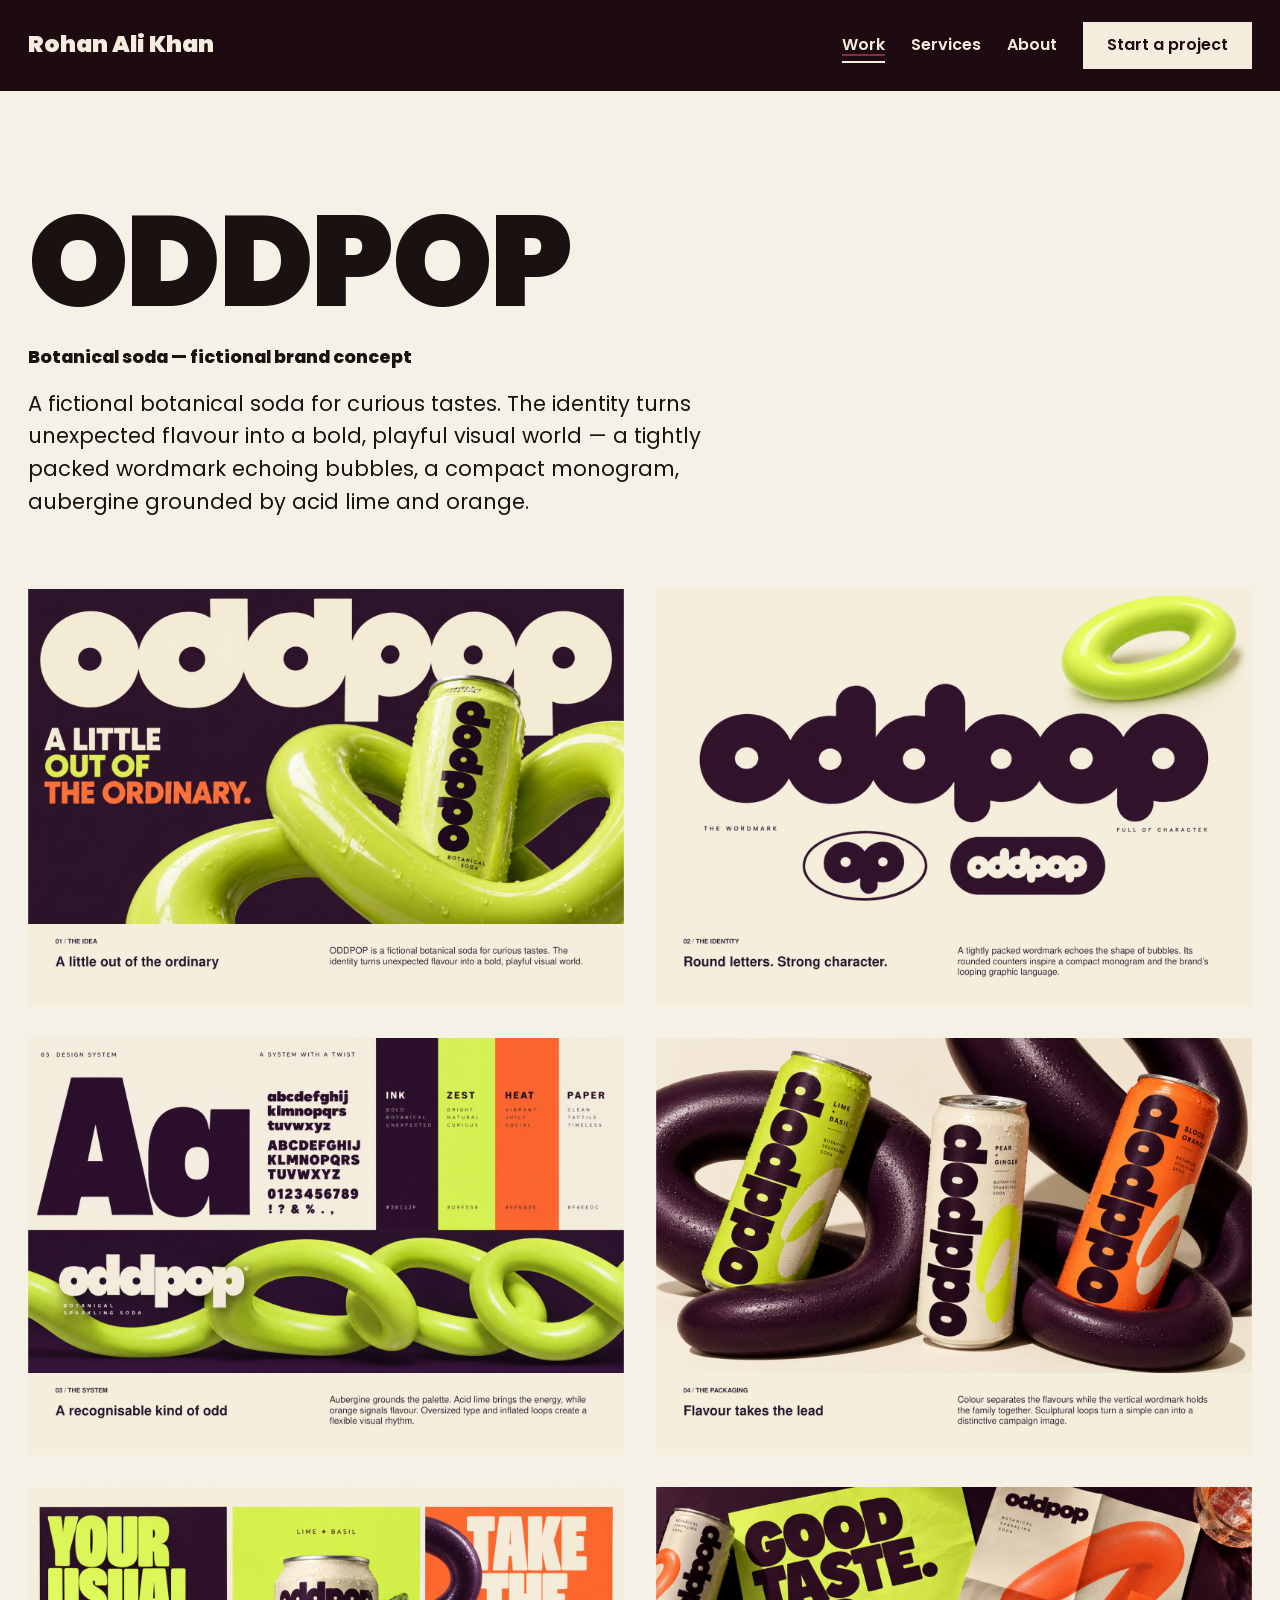
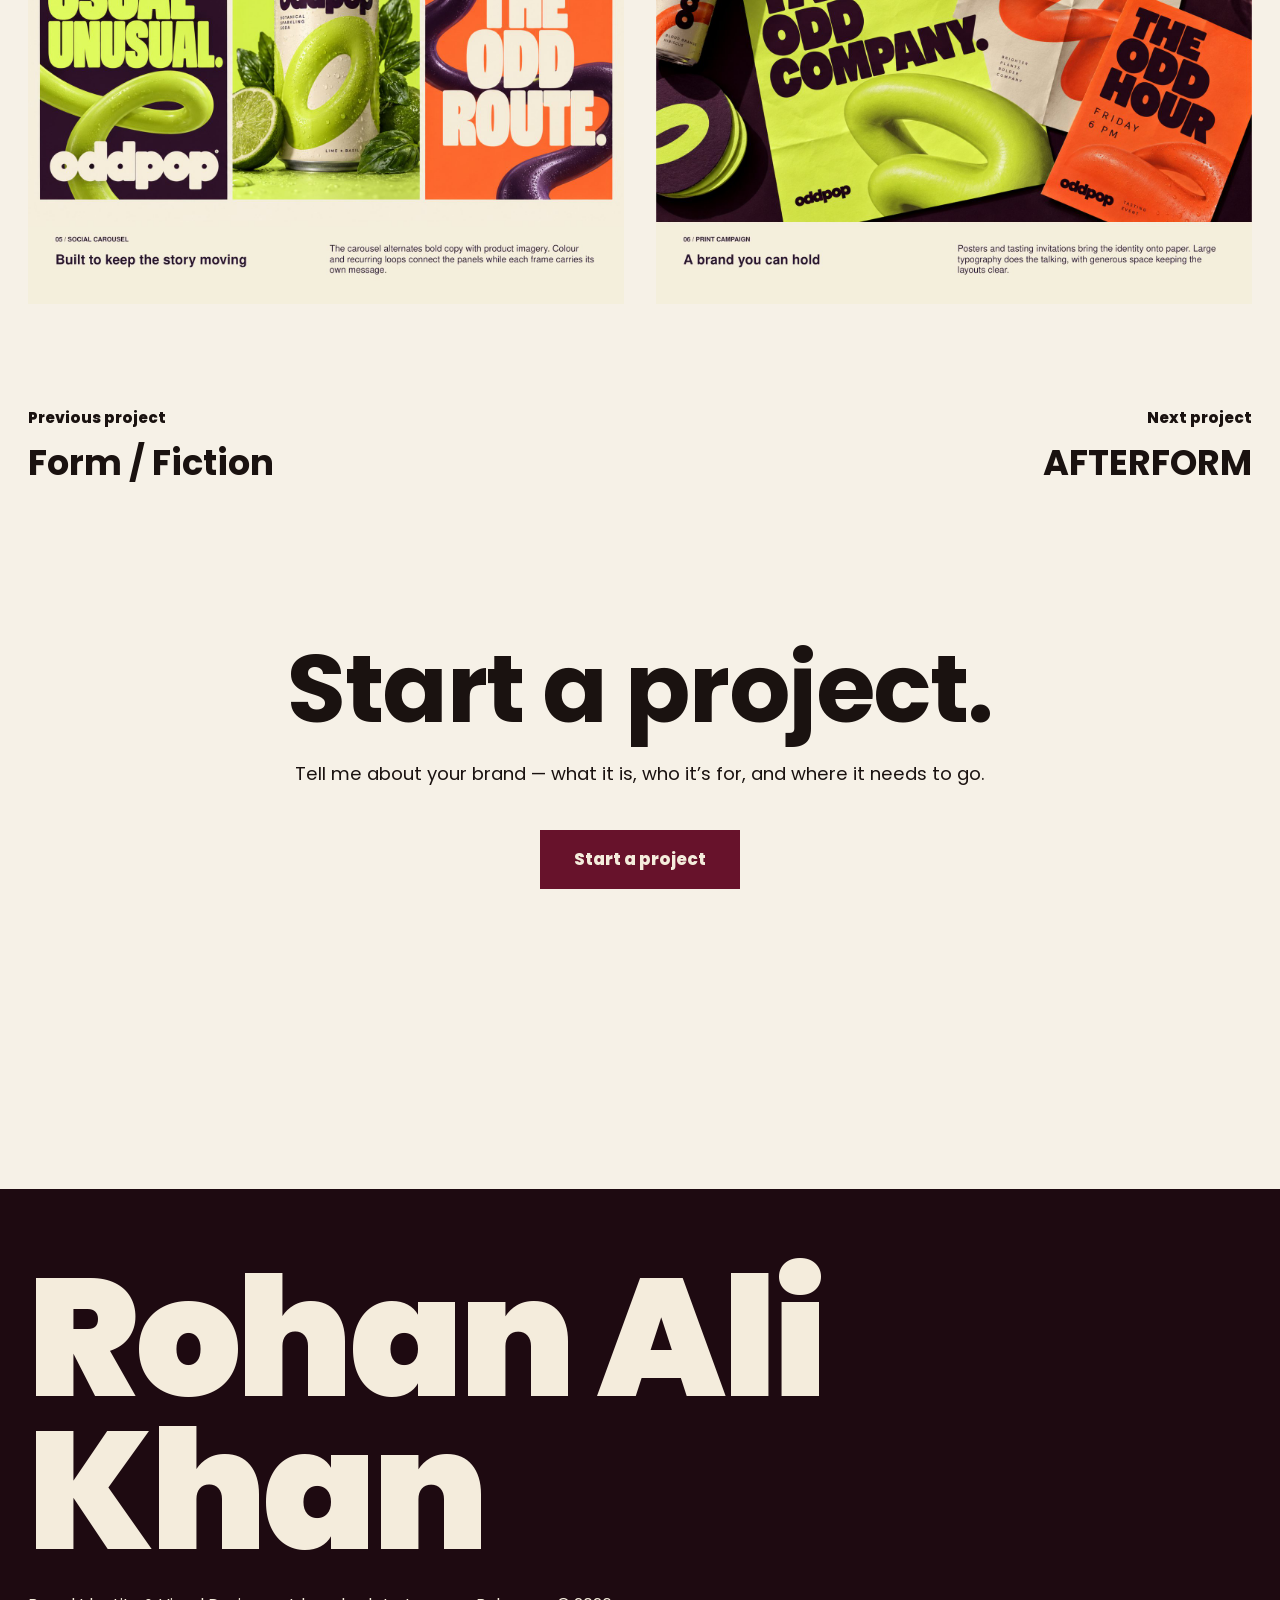
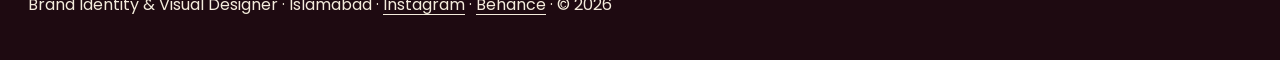
<file: oddpop.html>
<!DOCTYPE html>
<html lang="en">
<head>
<meta charset="UTF-8">
<meta name="viewport" content="width=device-width, initial-scale=1.0">
<title>ODDPOP — Rohan Ali Khan</title>
<meta name="description" content="ODDPOP — a fictional botanical soda brand identity by Rohan Ali Khan. Rounded wordmark, monogram, aubergine with acid lime and orange, packaging and campaign.">
<meta property="og:title" content="ODDPOP — Rohan Ali Khan">
<meta property="og:type" content="website">
<script>document.documentElement.className += " js";</script>
<link rel="preconnect" href="https://fonts.googleapis.com">
<link rel="preconnect" href="https://fonts.gstatic.com" crossorigin>
<link href="https://fonts.googleapis.com/css2?family=Poppins:ital,wght@0,400;0,500;0,600;0,700;0,800;1,400;1,600&display=swap" rel="stylesheet">
<link rel="stylesheet" href="assets/css/style.css">
</head>
<body>
<a class="skip" href="#gallery">Skip to gallery</a>

<header class="nav">
  <a class="wordmark" href="index.html">Rohan Ali Khan</a>
  <button class="menu-btn" aria-expanded="false" aria-controls="navlinks">Menu</button>
  <nav id="navlinks" aria-label="Sections">
    <a href="work.html" aria-current="page">Work</a>
    <a href="about.html#services">Services</a>
    <a href="about.html">About</a>
    <a class="nav-cta" href="contact.html">Start a project</a>
  </nav>
</header>

<main>
  <div class="page-hero">
    <div class="wrap">
      <h1>ODDPOP</h1>
      <p class="scope">Botanical soda — fictional brand concept</p>
      <p class="lede">A fictional botanical soda for curious tastes. The identity turns unexpected flavour into a bold, playful visual world — a tightly packed wordmark echoing bubbles, a compact monogram, aubergine grounded by acid lime and orange.</p>
    </div>
  </div>

  <section class="gallery" id="gallery">
    <div class="wrap">
      <div class="row reveal">
        <img src="assets/img/oddpop-01.jpg" alt="ODDPOP — a little out of the ordinary, botanical soda can with looping lime graphic" width="1600" height="1120" loading="lazy" decoding="async">
        <img src="assets/img/oddpop-02.jpg" alt="ODDPOP identity board 2" width="1600" height="1120" loading="lazy" decoding="async">
      </div>
      <div class="row reveal">
        <img src="assets/img/oddpop-03.jpg" alt="ODDPOP identity board 3" width="1600" height="1120" loading="lazy" decoding="async">
        <img src="assets/img/oddpop-04.jpg" alt="ODDPOP identity board 4" width="1600" height="1120" loading="lazy" decoding="async">
      </div>
      <div class="row reveal">
        <img src="assets/img/oddpop-05.jpg" alt="ODDPOP identity board 5" width="1600" height="1120" loading="lazy" decoding="async">
        <img src="assets/img/oddpop-06.jpg" alt="ODDPOP identity board 6" width="1600" height="1120" loading="lazy" decoding="async">
      </div>

      <nav class="prev-next" aria-label="More projects">
        <a href="form-fiction.html"><span class="dir">Previous project</span>Form / Fiction</a>
        <a href="afterform.html" style="text-align:right"><span class="dir">Next project</span>AFTERFORM</a>
      </nav>
    </div>
  </section>

  <section class="contact">
    <div class="wrap reveal">
      <h2>Start a project.</h2>
      <p>Tell me about your brand — what it is, who it&rsquo;s for, and where it needs to go.</p>
      <div class="contact-actions">
        <a class="btn" href="contact.html">Start a project</a>
      </div>
    </div>
  </section>
</main>

<footer class="footer">
  <p class="footer-name">Rohan Ali Khan</p>
  <p class="footer-small">Brand Identity &amp; Visual Designer · Islamabad · <a href="https://www.instagram.com/rohaan_alie/" target="_blank" rel="noopener">Instagram</a> · <a href="https://www.behance.net/rohanalikhan2" target="_blank" rel="noopener">Behance</a> · &copy; 2026</p>
</footer>

<script src="assets/js/main.js" defer></script>
</body>
</html>
</file>
<file: assets/css/style.css>
/* Rohan Ali Khan — theme: warm cream, espresso ink, Aurel wine (from his Aurel identity).
   Type: Poppins — the font from his own Instagram posts (heavy rounded grotesque, 400–800).
   Square corners. Motion: hero portrait entrance + float, marquee, one reveal pattern,
   cursor preview, one 3D form on About. All motion disabled under prefers-reduced-motion. */
:root {
  --paper: #f6f1e7;
  --paper-deep: #ece2cd;
  --ink: #1a1210;
  --dark: #1e0a11;
  --dark-2: #2c0f1a;
  --cream: #f4ecdc;
  --accent: #67122b;
  --accent-soft: #8a2a44;
  --measure: 1240px;
  --margin: 28px;
  --ease-out: cubic-bezier(0.23, 1, 0.32, 1);
}
* { box-sizing: border-box; margin: 0; padding: 0; }
html { scroll-behavior: smooth; }
body {
  background: var(--paper); color: var(--ink);
  font-family: "Poppins", Helvetica, sans-serif;
  font-size: 18px; line-height: 1.55;
  -webkit-font-smoothing: antialiased; overflow-x: hidden;
  animation: page-in 500ms ease-out both;
}
@keyframes page-in { from { opacity: 0; } to { opacity: 1; } }
img { display: block; max-width: 100%; height: auto; background: var(--paper-deep); }
figure { margin: 0; }
a { color: inherit; }
::selection { background: var(--accent); color: var(--cream); }

.skip { position: absolute; left: -999px; top: 0; background: var(--cream); color: var(--ink); padding: 12px 20px; z-index: 200; text-decoration: none; }
.skip:focus { left: 12px; top: 12px; }
:focus-visible { outline: 3px solid var(--accent); outline-offset: 3px; }
.hero :focus-visible, .block-dark :focus-visible, .nav :focus-visible, .footer :focus-visible { outline-color: var(--cream); }

/* ---------- type ---------- */
h1, h2, h3 { font-family: "Poppins", sans-serif; font-weight: 700; letter-spacing: -0.015em; text-wrap: balance; }
h2 { font-size: clamp(2.7rem, 6vw, 4.6rem); line-height: 1.02; }
h3 { font-size: clamp(2.4rem, 5vw, 4rem); line-height: 1.02; }
.lede { font-size: clamp(1.1rem, 1.8vw, 1.32rem); line-height: 1.55; max-width: 34em; }
p { max-width: 38em; }
em.accent-word { font-style: italic; font-weight: 500; color: var(--accent-soft); }
.block-dark em.accent-word, .hero em.accent-word { color: #e3b7c2; }

/* ---------- nav ---------- */
.nav {
  background: var(--dark); color: var(--cream);
  display: flex; align-items: center; gap: 32px; flex-wrap: wrap;
  padding: 22px max(var(--margin), calc((100vw - var(--measure)) / 2));
  position: relative; z-index: 50;
}
.wordmark { font-family: "Poppins", sans-serif; font-weight: 900; font-size: 1.45rem; text-decoration: none; }
.nav nav { display: flex; gap: 26px; margin-left: auto; align-items: center; }
.nav nav a { text-decoration: none; font-size: 1rem; font-weight: 600; position: relative; }
.nav nav a::after { content: ""; position: absolute; left: 0; bottom: -5px; height: 2px; width: 100%; background: currentColor; transform: scaleX(0); transform-origin: left; transition: transform 320ms var(--ease-out); }
.nav nav a:hover::after { transform: scaleX(1); }
.nav nav a[aria-current="page"]::after { transform: scaleX(1); }
.nav nav a:hover { text-decoration: underline; text-underline-offset: 4px; }
.nav nav a[aria-current="page"] { text-decoration: underline; text-underline-offset: 4px; text-decoration-color: var(--accent-soft); text-decoration-thickness: 2px; }
.nav-cta { background: var(--cream); color: var(--dark); text-decoration: none; font-weight: 800; padding: 11px 24px; transition: transform 120ms var(--ease-out); }
.nav-cta:active { transform: scale(0.97); }
.menu-btn {
  display: none; margin-left: auto;
  background: none; border: 2px solid var(--cream); color: var(--cream);
  font: inherit; font-weight: 800; padding: 8px 18px; cursor: pointer;
}

/* ---------- buttons / links ---------- */
.btn { display: inline-block; background: var(--accent); color: var(--cream); font-weight: 800; font-size: 1.06rem; text-decoration: none; padding: 16px 34px; transition: transform 120ms var(--ease-out); }
.btn:active { transform: scale(0.97); }
.btn-light { background: var(--cream); color: var(--dark); }
.text-link { font-weight: 800; text-decoration: underline; text-underline-offset: 5px; text-decoration-thickness: 2px; }
.text-link:hover { background: var(--paper-deep); }
.text-link-light:hover { background: var(--dark-2); }

/* ---------- hero (dark) ---------- */
.hero { background: var(--dark); color: var(--cream); padding: 72px var(--margin) 96px; }
.hero-inner { max-width: var(--measure); margin: 0 auto; }
.hero-role { font-weight: 600; font-size: 1.05rem; margin-bottom: 40px; }
.hero-name { font-weight: 800; font-size: clamp(4.2rem, 13.5vw, 11.5rem); line-height: 0.92; letter-spacing: -0.03em; margin-bottom: 48px; }
.hero-grid { display: grid; grid-template-columns: 1.25fr 1fr; gap: 64px; align-items: center; }
.hero-line { font-family: "Poppins", sans-serif; font-weight: 700; font-size: clamp(2rem, 4.2vw, 3.4rem); line-height: 1.08; margin-bottom: 24px; max-width: 12em; }
.hero-line em { font-style: italic; font-weight: 500; color: #e3b7c2; }
.hero-copy .lede { margin-bottom: 36px; }
.hero-actions { display: flex; align-items: center; gap: 28px; flex-wrap: wrap; }
.stage { position: relative; aspect-ratio: 1 / 1; max-width: 540px; width: 100%; justify-self: end; background: var(--dark-2); overflow: hidden; }
.stage img.poster { position: absolute; inset: 0; width: 100%; height: 100%; object-fit: cover; background: var(--dark-2); }
.stage canvas { position: absolute; inset: 0; width: 100%; height: 100%; display: block; touch-action: pan-y; cursor: grab; }
.stage canvas:active { cursor: grabbing; }
.stage .hint { position: absolute; left: 14px; bottom: 12px; font-size: 0.85rem; font-weight: 600; color: var(--cream); opacity: 0; }
.stage.live .hint { opacity: 0.75; }
.stage.live img.poster { display: none; }

/* hero portrait — the opening image: cut-out portrait, animated entrance + slow float */
.hero-portrait { justify-self: end; max-width: 520px; width: 100%; animation: portrait-in 1000ms cubic-bezier(0.22, 1, 0.36, 1) 300ms both; }
.hero-portrait img { width: 100%; background: none; animation: portrait-float 7s ease-in-out 1.4s infinite alternate; }
@keyframes portrait-in { from { opacity: 0; transform: translateY(36px) scale(0.96); } to { opacity: 1; transform: none; } }
@keyframes portrait-float { from { transform: translateY(0); } to { transform: translateY(-12px); } }

@keyframes rise { from { opacity: 0; transform: translateY(18px); } to { opacity: 1; transform: none; } }
.hero-role, .hero-name, .hero-copy > *, .stage { animation: rise 300ms var(--ease-out) both; }
.hero-name { animation-delay: 60ms; }
.hero-copy > *:nth-child(1) { animation-delay: 130ms; }
.hero-copy > *:nth-child(2) { animation-delay: 190ms; }
.hero-copy > *:nth-child(3) { animation-delay: 250ms; }
.stage { animation-delay: 160ms; }

/* ---------- marquee ---------- */
.marquee { border-bottom: 2px solid var(--ink); overflow: hidden; padding: 26px 0; }
.marquee-track { display: flex; width: max-content; font-family: "Poppins", sans-serif; font-weight: 700; font-size: clamp(1.7rem, 3.4vw, 2.7rem); white-space: nowrap; animation: marquee 46s linear infinite; }
@keyframes marquee { from { transform: translateX(0); } to { transform: translateX(-50%); } }

/* ---------- sections ---------- */
section { padding: 150px var(--margin) 0; }
.wrap { max-width: var(--measure); margin-left: auto; margin-right: auto; }
.section-head { margin-bottom: 64px; }
.section-head h2 { margin-bottom: 20px; }
.section-head p { font-size: 1.14rem; }
.block-dark { background: var(--dark); color: var(--cream); }
.block-dark img { background: var(--dark-2); }

/* reveal — one pattern, only when JS is available */
html.js .reveal { opacity: 0; transform: translateY(28px); }
html.js .reveal.in { opacity: 1; transform: none; transition: opacity 700ms var(--ease-out), transform 700ms cubic-bezier(0.22, 1, 0.36, 1); }

/* ---------- home: project teasers ---------- */
.teaser { display: grid; grid-template-columns: 1.5fr 1fr; gap: 48px; align-items: center; padding: 56px 0; border-top: 2px solid var(--ink); text-decoration: none; }
.teaser img { width: 100%; }
.teaser h3 { margin-bottom: 12px; }
.teaser .scope { font-weight: 800; margin-bottom: 12px; }
.teaser .go { font-weight: 800; text-decoration: underline; text-underline-offset: 5px; text-decoration-thickness: 2px; }
.teaser:hover h3 { color: var(--accent); }

/* ---------- work page: index list ---------- */
.work-list { border-top: 2px solid var(--ink); }
.work-row { display: grid; grid-template-columns: auto 1fr auto; gap: 8px 36px; align-items: baseline; padding: 34px 0; border-bottom: 2px solid var(--ink); text-decoration: none; }
.work-row .w-name { font-family: "Poppins", sans-serif; font-weight: 700; font-size: clamp(2rem, 5vw, 3.6rem); line-height: 1; }
.work-row .w-scope { font-weight: 600; }
.work-row .w-year { font-weight: 800; color: var(--accent); }
.work-row:hover .w-name { color: var(--accent); }
#preview { position: fixed; z-index: 60; width: 320px; aspect-ratio: 3 / 2; pointer-events: none; overflow: hidden; opacity: 0; transform: translate(-50%, -60%) scale(0.96); transition: opacity 160ms var(--ease-out), transform 160ms var(--ease-out); }
#preview.on { opacity: 1; transform: translate(-50%, -60%) scale(1); }
#preview img { width: 100%; height: 100%; object-fit: cover; }

/* ---------- project pages ---------- */
.page-hero { padding: 110px var(--margin) 0; }
.page-hero h1 { font-family: "Poppins", sans-serif; font-weight: 900; font-size: clamp(3.4rem, 10vw, 8rem); line-height: 0.95; letter-spacing: -0.02em; margin-bottom: 22px; }
.page-hero .scope { font-weight: 800; font-size: 1.1rem; margin-bottom: 16px; }
.gallery { padding-top: 70px; }
.row { display: grid; grid-template-columns: 1fr 1fr; gap: 32px; margin-bottom: 32px; }
.row-full { grid-template-columns: 1fr; }
.row img { width: 100%; }
figcaption { font-size: 1rem; font-weight: 600; padding-top: 12px; }
.piece-dark { margin-left: calc(-1 * var(--margin)); margin-right: calc(-1 * var(--margin)); padding: 80px var(--margin) 48px; }
.piece-dark > * { max-width: var(--measure); margin-left: auto; margin-right: auto; }
.prev-next { display: flex; justify-content: space-between; gap: 24px; flex-wrap: wrap; padding: 70px 0 0; }
.prev-next a { font-family: "Poppins", sans-serif; font-weight: 700; font-size: clamp(1.5rem, 3vw, 2.2rem); text-decoration: none; }
.prev-next a:hover { color: var(--accent); }
.prev-next .dir { display: block; font-family: "Poppins", sans-serif; font-size: 0.95rem; font-weight: 800; margin-bottom: 6px; }

/* ---------- services ---------- */
.service-list { border-top: 2px solid var(--ink); }
.service-row { display: grid; grid-template-columns: 1fr 1.6fr; gap: 6px 32px; padding: 28px 0; border-bottom: 2px solid var(--ink); align-items: baseline; }
.service-row dt { font-family: "Poppins", sans-serif; font-weight: 700; font-size: 1.6rem; }
.service-row dd { font-size: 1.06rem; }

/* ---------- about ---------- */
.about-copy { font-size: clamp(1.35rem, 2.7vw, 2rem); line-height: 1.45; max-width: 29em; }
.brand-names { font-family: "Poppins", sans-serif; font-weight: 700; font-size: clamp(1.6rem, 3.6vw, 2.6rem); line-height: 1.35; }

/* ---------- contact band / page ---------- */
.contact { text-align: center; padding-bottom: 150px; }
.contact h2 { font-size: clamp(3rem, 8vw, 6rem); margin-bottom: 22px; }
.contact p { margin: 0 auto 42px; font-size: 1.14rem; }
.contact-actions { display: flex; align-items: center; justify-content: center; gap: 30px; flex-wrap: wrap; }
.contact-big { font-family: "Poppins", sans-serif; font-weight: 900; font-size: clamp(3.2rem, 10vw, 8.5rem); line-height: 0.95; letter-spacing: -0.02em; margin-bottom: 30px; }

/* ---------- footer ---------- */
.footer { background: var(--dark); color: var(--cream); padding: 72px var(--margin) 42px; margin-top: 150px; }
.footer-name { font-family: "Poppins", sans-serif; font-weight: 900; letter-spacing: -0.02em; line-height: 0.92; font-size: clamp(3.4rem, 13vw, 11rem); max-width: var(--measure); margin: 0 auto 26px; }
.footer-small { max-width: var(--measure); margin: 0 auto; font-size: 1rem; }
.footer-small a { text-decoration: underline; text-underline-offset: 4px; }

/* ---------- responsive ---------- */
@media (max-width: 860px) {
  .menu-btn { display: block; }
  .nav nav { display: none; width: 100%; flex-direction: column; align-items: flex-start; gap: 18px; margin-left: 0; padding: 18px 0 8px; }
  .nav.open nav { display: flex; }
  .hero-grid { grid-template-columns: 1fr; gap: 44px; }
  .stage { justify-self: start; max-width: 420px; }
  .hero-portrait { justify-self: start; max-width: 420px; }
  .teaser { grid-template-columns: 1fr; gap: 26px; }
  .work-row { grid-template-columns: 1fr; gap: 4px; }
  .row { grid-template-columns: 1fr; }
  .service-row { grid-template-columns: 1fr; }
  section { padding-top: 104px; }
  .hero { padding-top: 52px; }
  #preview { display: none; }
}
@media (prefers-reduced-motion: reduce) {
  html { scroll-behavior: auto; }
  body { animation: none; }
  .hero-role, .hero-name, .hero-copy > *, .stage, .hero-portrait { animation: none; }
  .hero-portrait img { animation: none; }
  .marquee-track { animation: none; }
  html.js .reveal { opacity: 1; transform: none; }
}
</file>
